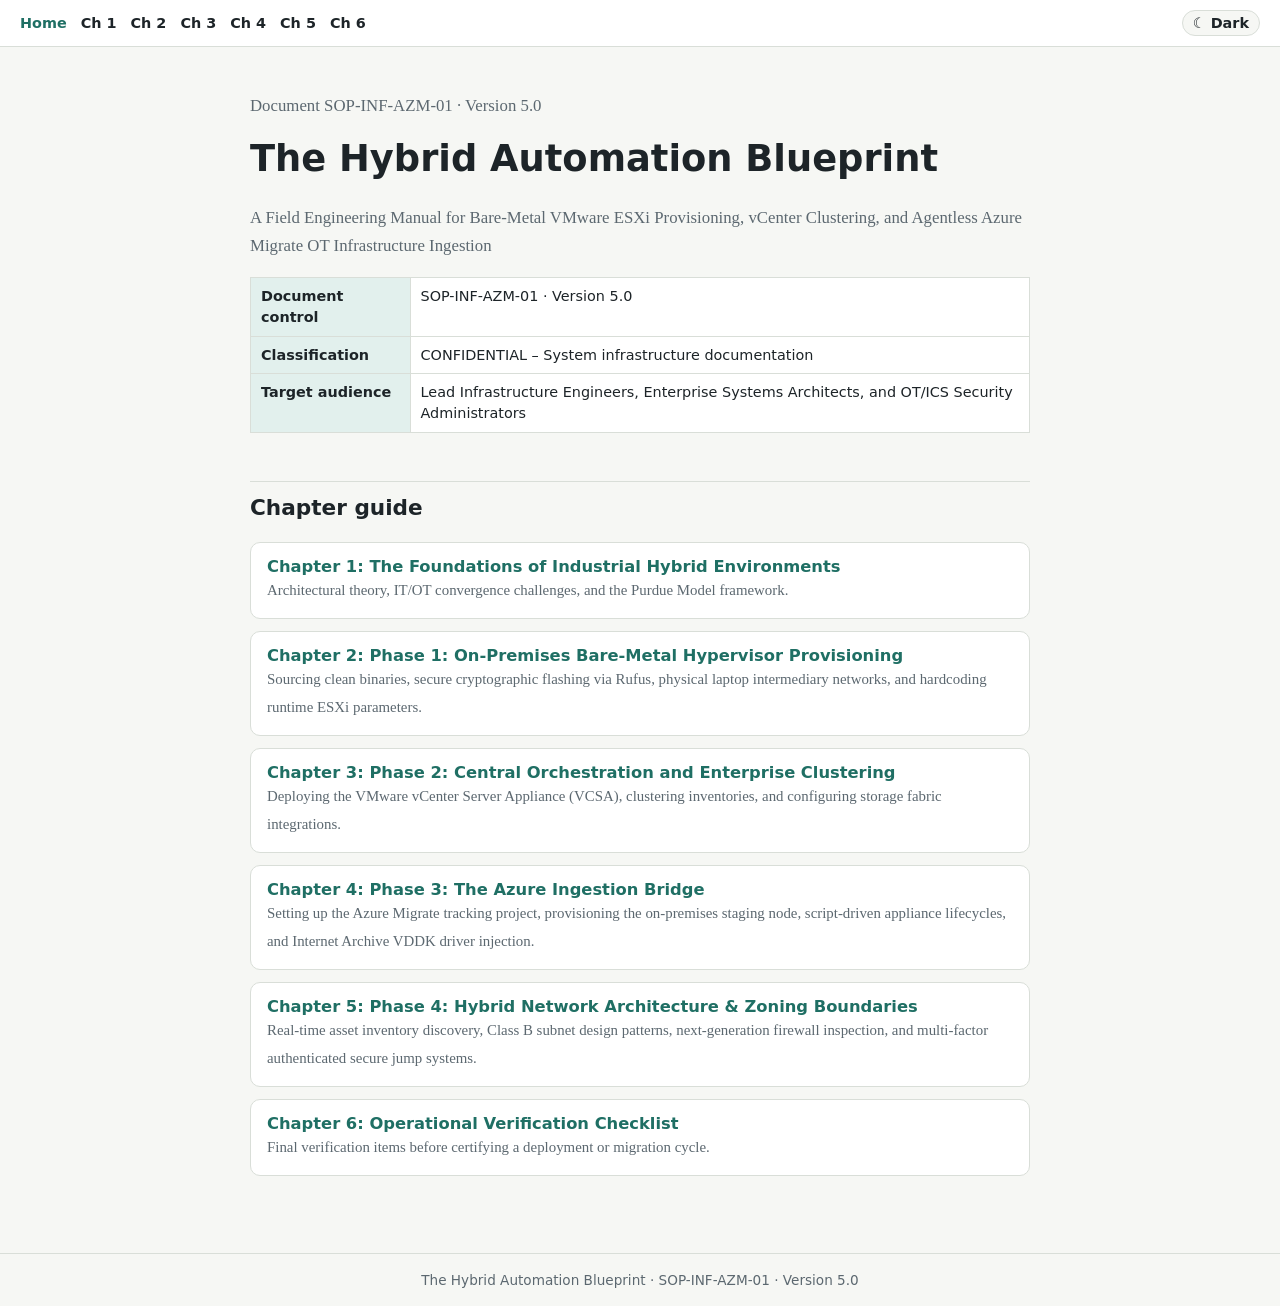
<file: index.html>
<!DOCTYPE html>
<html lang="en"><head><meta charset="utf-8"><meta name="viewport" content="width=device-width, initial-scale=1, viewport-fit=cover"><meta name="robots" content="noindex"><title>Contents | The Hybrid Automation Blueprint</title><link rel="stylesheet" href="style.css"></head><body><nav class="top" aria-label="Book"><a href="index.html" class="cur">Home</a> <a href="chapter-1.html">Ch 1</a> <a href="chapter-2.html">Ch 2</a> <a href="chapter-3.html">Ch 3</a> <a href="chapter-4.html">Ch 4</a> <a href="chapter-5.html">Ch 5</a> <a href="chapter-6.html">Ch 6</a><span class="sp"></span><button id="t" type="button" aria-label="Toggle dark mode">☾ Dark</button></nav><main><p class="sub">Document SOP-INF-AZM-01 · Version 5.0</p><h1>The Hybrid Automation Blueprint</h1>
<p class="sub">A Field Engineering Manual for Bare-Metal VMware ESXi Provisioning, vCenter Clustering, and Agentless Azure Migrate OT Infrastructure Ingestion</p>
<div class="tw"><table><tbody><tr><th>Document control</th><td>SOP-INF-AZM-01 · Version 5.0</td></tr><tr><th>Classification</th><td>CONFIDENTIAL – System infrastructure documentation</td></tr><tr><th>Target audience</th><td>Lead Infrastructure Engineers, Enterprise Systems Architects, and OT/ICS Security Administrators</td></tr></tbody></table></div>
<h2>Chapter guide</h2><div class="cards"><a href="chapter-1.html"><b>Chapter 1: The Foundations of Industrial Hybrid Environments</b><span>Architectural theory, IT/OT convergence challenges, and the Purdue Model framework.</span></a><a href="chapter-2.html"><b>Chapter 2: Phase 1: On-Premises Bare-Metal Hypervisor Provisioning</b><span>Sourcing clean binaries, secure cryptographic flashing via Rufus, physical laptop intermediary networks, and hardcoding runtime ESXi parameters.</span></a><a href="chapter-3.html"><b>Chapter 3: Phase 2: Central Orchestration and Enterprise Clustering</b><span>Deploying the VMware vCenter Server Appliance (VCSA), clustering inventories, and configuring storage fabric integrations.</span></a><a href="chapter-4.html"><b>Chapter 4: Phase 3: The Azure Ingestion Bridge</b><span>Setting up the Azure Migrate tracking project, provisioning the on-premises staging node, script-driven appliance lifecycles, and Internet Archive VDDK driver injection.</span></a><a href="chapter-5.html"><b>Chapter 5: Phase 4: Hybrid Network Architecture &amp; Zoning Boundaries</b><span>Real-time asset inventory discovery, Class B subnet design patterns, next-generation firewall inspection, and multi-factor authenticated secure jump systems.</span></a><a href="chapter-6.html"><b>Chapter 6: Operational Verification Checklist</b><span>Final verification items before certifying a deployment or migration cycle.</span></a></div></main><footer>The Hybrid Automation Blueprint · SOP-INF-AZM-01 · Version 5.0</footer><script>var r=document.documentElement,b=document.getElementById('t');function d(){var t=r.getAttribute('data-theme');return t?t=='dark':matchMedia('(prefers-color-scheme: dark)').matches}function s(){b.textContent=d()?'☀ Light':'☾ Dark'}b.onclick=function(){r.setAttribute('data-theme',d()?'light':'dark');s()};s()</script></body></html>
</file>
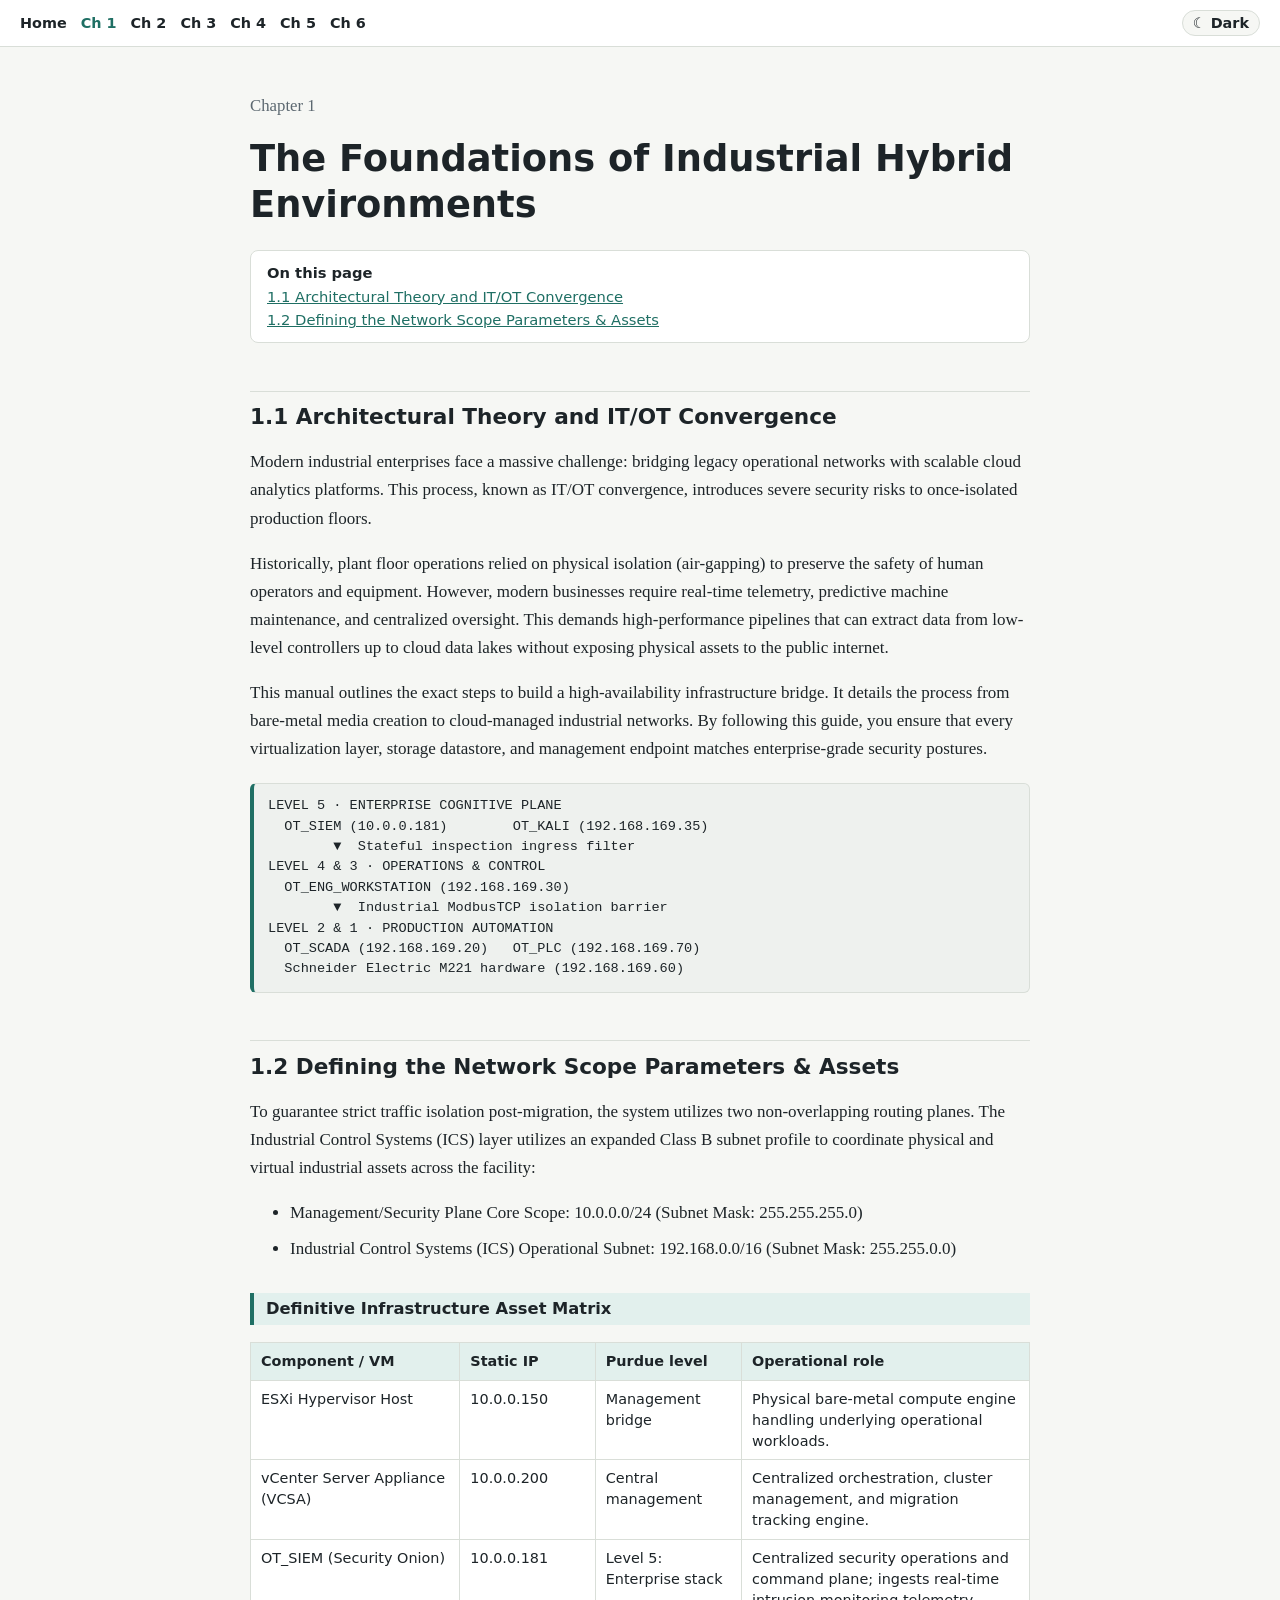
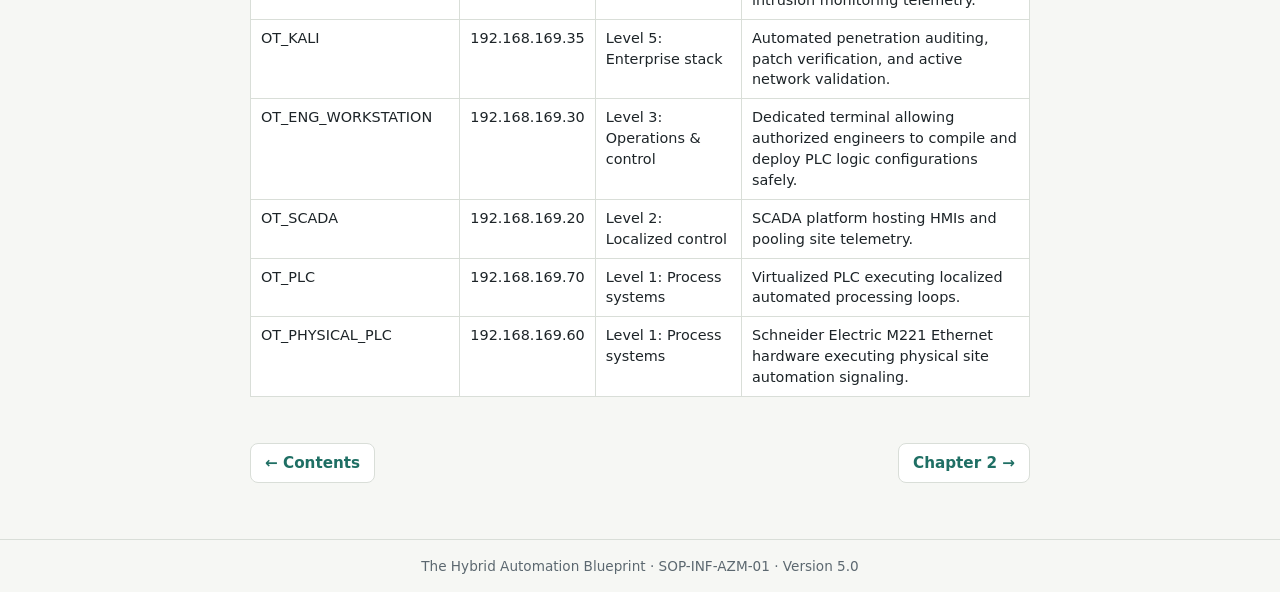
<file: chapter-1.html>
<!DOCTYPE html>
<html lang="en"><head><meta charset="utf-8"><meta name="viewport" content="width=device-width, initial-scale=1, viewport-fit=cover"><meta name="robots" content="noindex"><title>Chapter 1: The Foundations of Industrial Hybrid Environments | The Hybrid Automation Blueprint</title><link rel="stylesheet" href="style.css"></head><body><nav class="top" aria-label="Book"><a href="index.html">Home</a> <a href="chapter-1.html" class="cur">Ch 1</a> <a href="chapter-2.html">Ch 2</a> <a href="chapter-3.html">Ch 3</a> <a href="chapter-4.html">Ch 4</a> <a href="chapter-5.html">Ch 5</a> <a href="chapter-6.html">Ch 6</a><span class="sp"></span><button id="t" type="button" aria-label="Toggle dark mode">☾ Dark</button></nav><main><p class="sub">Chapter 1</p><h1>The Foundations of Industrial Hybrid Environments</h1><div class="toc"><b>On this page</b><br><a href="#sec-1-1">1.1 Architectural Theory and IT/OT Convergence</a><br><a href="#sec-1-2">1.2 Defining the Network Scope Parameters &amp; Assets</a></div><h2 id="sec-1-1">1.1 Architectural Theory and IT/OT Convergence</h2>
<p>Modern industrial enterprises face a massive challenge: bridging legacy operational networks with scalable cloud analytics platforms. This process, known as IT/OT convergence, introduces severe security risks to once-isolated production floors.</p>
<p>Historically, plant floor operations relied on physical isolation (air-gapping) to preserve the safety of human operators and equipment. However, modern businesses require real-time telemetry, predictive machine maintenance, and centralized oversight. This demands high-performance pipelines that can extract data from low-level controllers up to cloud data lakes without exposing physical assets to the public internet.</p>
<p>This manual outlines the exact steps to build a high-availability infrastructure bridge. It details the process from bare-metal media creation to cloud-managed industrial networks. By following this guide, you ensure that every virtualization layer, storage datastore, and management endpoint matches enterprise-grade security postures.</p>
<figure><pre class="fig">LEVEL 5 · ENTERPRISE COGNITIVE PLANE
  OT_SIEM (10.0.0.181)        OT_KALI (192.168.169.35)
        ▼  Stateful inspection ingress filter
LEVEL 4 &amp; 3 · OPERATIONS &amp; CONTROL
  OT_ENG_WORKSTATION (192.168.169.30)
        ▼  Industrial ModbusTCP isolation barrier
LEVEL 2 &amp; 1 · PRODUCTION AUTOMATION
  OT_SCADA (192.168.169.20)   OT_PLC (192.168.169.70)
  Schneider Electric M221 hardware (192.168.169.60)</pre></figure>
<h2 id="sec-1-2">1.2 Defining the Network Scope Parameters &amp; Assets</h2>
<p>To guarantee strict traffic isolation post-migration, the system utilizes two non-overlapping routing planes. The Industrial Control Systems (ICS) layer utilizes an expanded Class B subnet profile to coordinate physical and virtual industrial assets across the facility:</p>
<ul><li>Management/Security Plane Core Scope: 10.0.0.0/24 (Subnet Mask: 255.255.255.0)</li><li>Industrial Control Systems (ICS) Operational Subnet: 192.168.0.0/16 (Subnet Mask: 255.255.0.0)</li></ul>
<h3>Definitive Infrastructure Asset Matrix</h3>
<div class="tw"><table><thead><tr><th>Component / VM</th><th>Static IP</th><th>Purdue level</th><th>Operational role</th></tr></thead><tbody><tr><td>ESXi Hypervisor Host</td><td>10.0.0.150</td><td>Management bridge</td><td>Physical bare-metal compute engine handling underlying operational workloads.</td></tr><tr><td>vCenter Server Appliance (VCSA)</td><td>10.0.0.200</td><td>Central management</td><td>Centralized orchestration, cluster management, and migration tracking engine.</td></tr><tr><td>OT_SIEM (Security Onion)</td><td>10.0.0.181</td><td>Level 5: Enterprise stack</td><td>Centralized security operations and command plane; ingests real-time intrusion monitoring telemetry.</td></tr><tr><td>OT_KALI</td><td>192.168.169.35</td><td>Level 5: Enterprise stack</td><td>Automated penetration auditing, patch verification, and active network validation.</td></tr><tr><td>OT_ENG_WORKSTATION</td><td>192.168.169.30</td><td>Level 3: Operations &amp; control</td><td>Dedicated terminal allowing authorized engineers to compile and deploy PLC logic configurations safely.</td></tr><tr><td>OT_SCADA</td><td>192.168.169.20</td><td>Level 2: Localized control</td><td>SCADA platform hosting HMIs and pooling site telemetry.</td></tr><tr><td>OT_PLC</td><td>192.168.169.70</td><td>Level 1: Process systems</td><td>Virtualized PLC executing localized automated processing loops.</td></tr><tr><td>OT_PHYSICAL_PLC</td><td>192.168.169.60</td><td>Level 1: Process systems</td><td>Schneider Electric M221 Ethernet hardware executing physical site automation signaling.</td></tr></tbody></table></div><div class="pager"><a href="index.html">← Contents</a><a href="chapter-2.html">Chapter 2 →</a></div></main><footer>The Hybrid Automation Blueprint · SOP-INF-AZM-01 · Version 5.0</footer><script>var r=document.documentElement,b=document.getElementById('t');function d(){var t=r.getAttribute('data-theme');return t?t=='dark':matchMedia('(prefers-color-scheme: dark)').matches}function s(){b.textContent=d()?'☀ Light':'☾ Dark'}b.onclick=function(){r.setAttribute('data-theme',d()?'light':'dark');s()};s()</script></body></html>
</file>
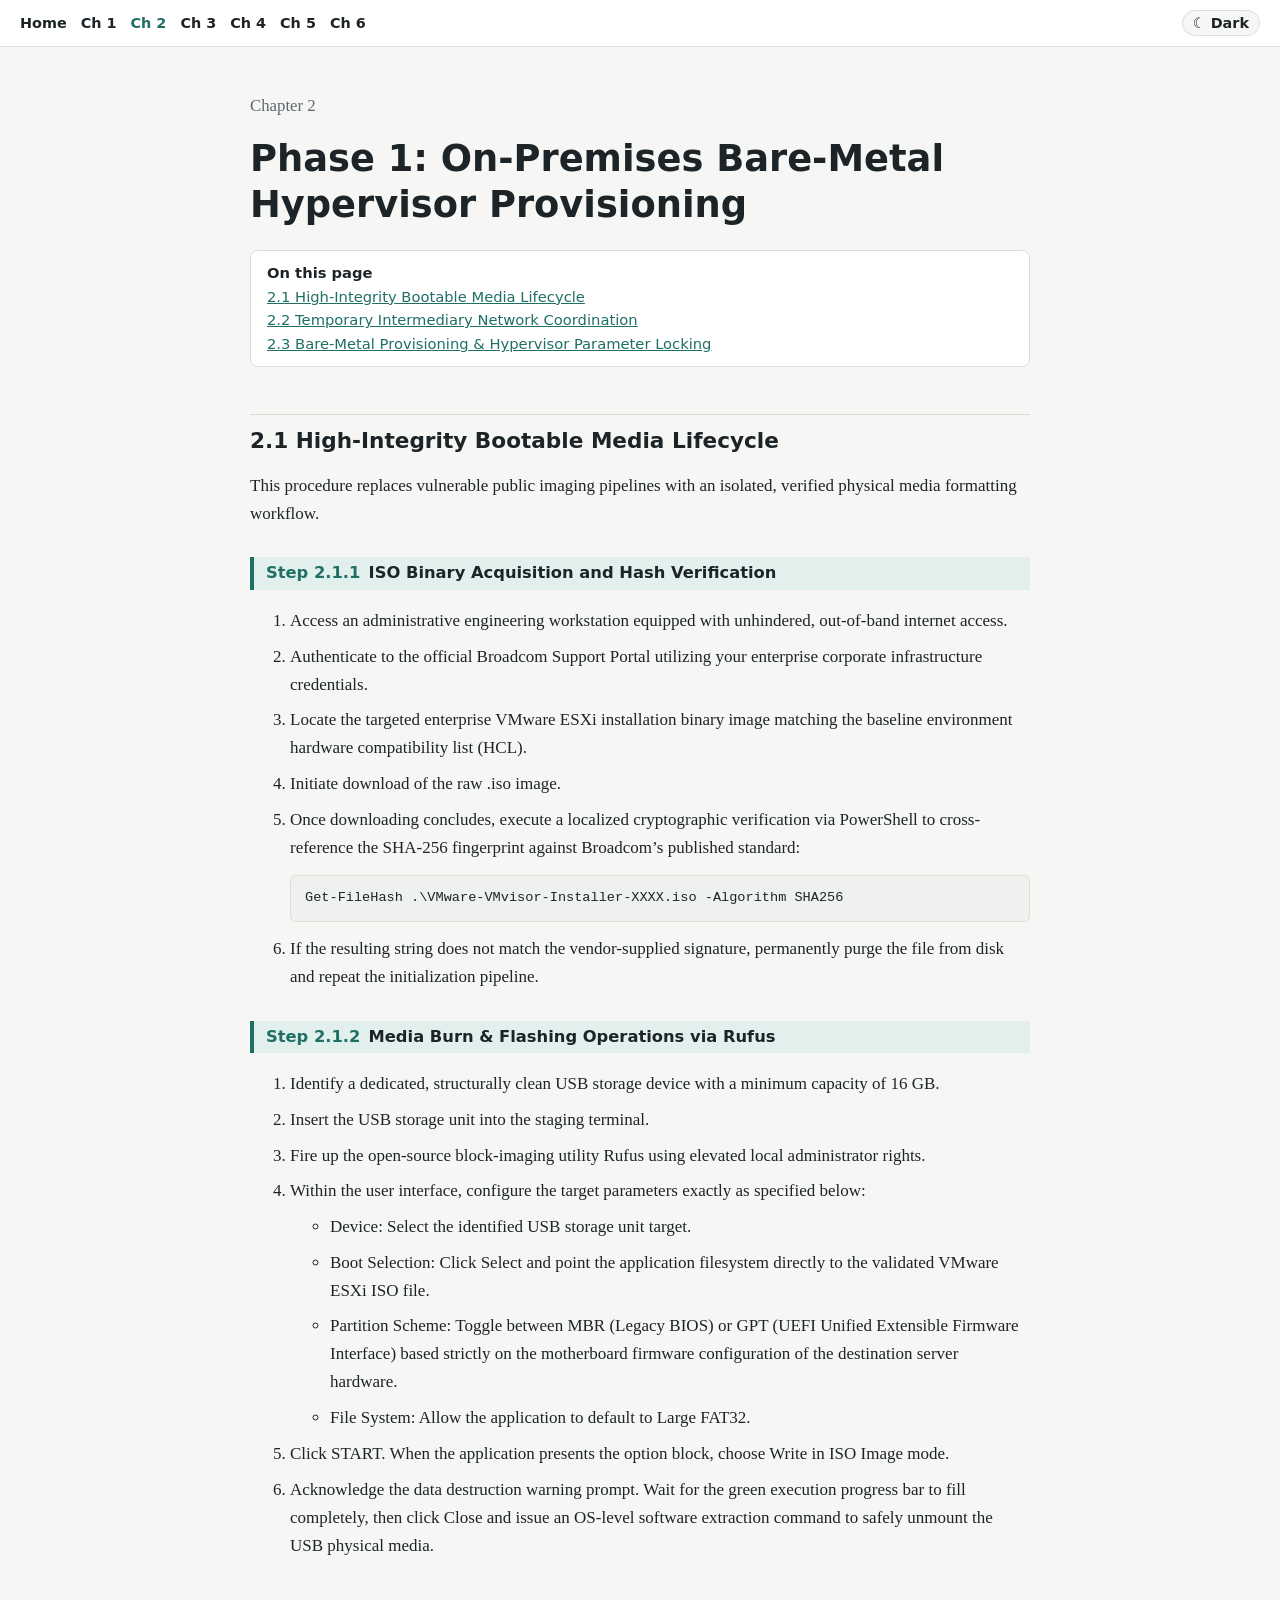
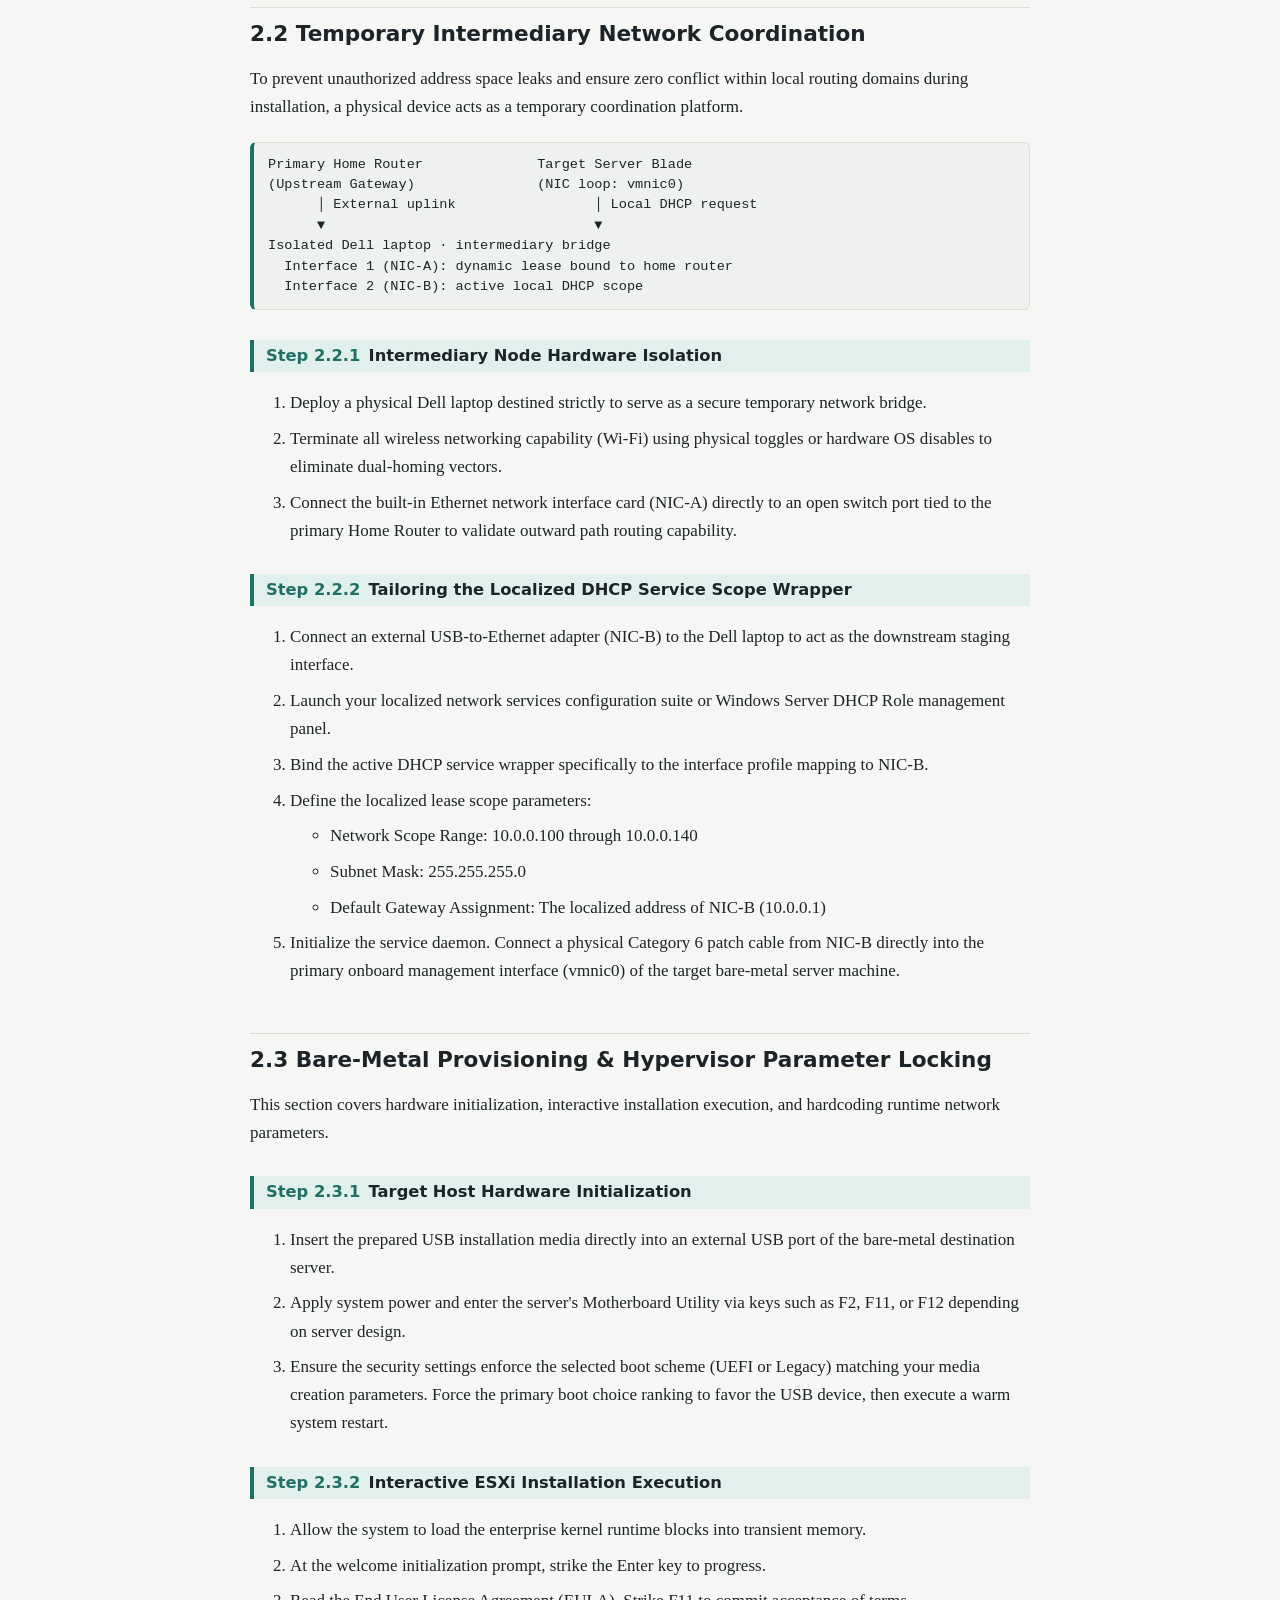
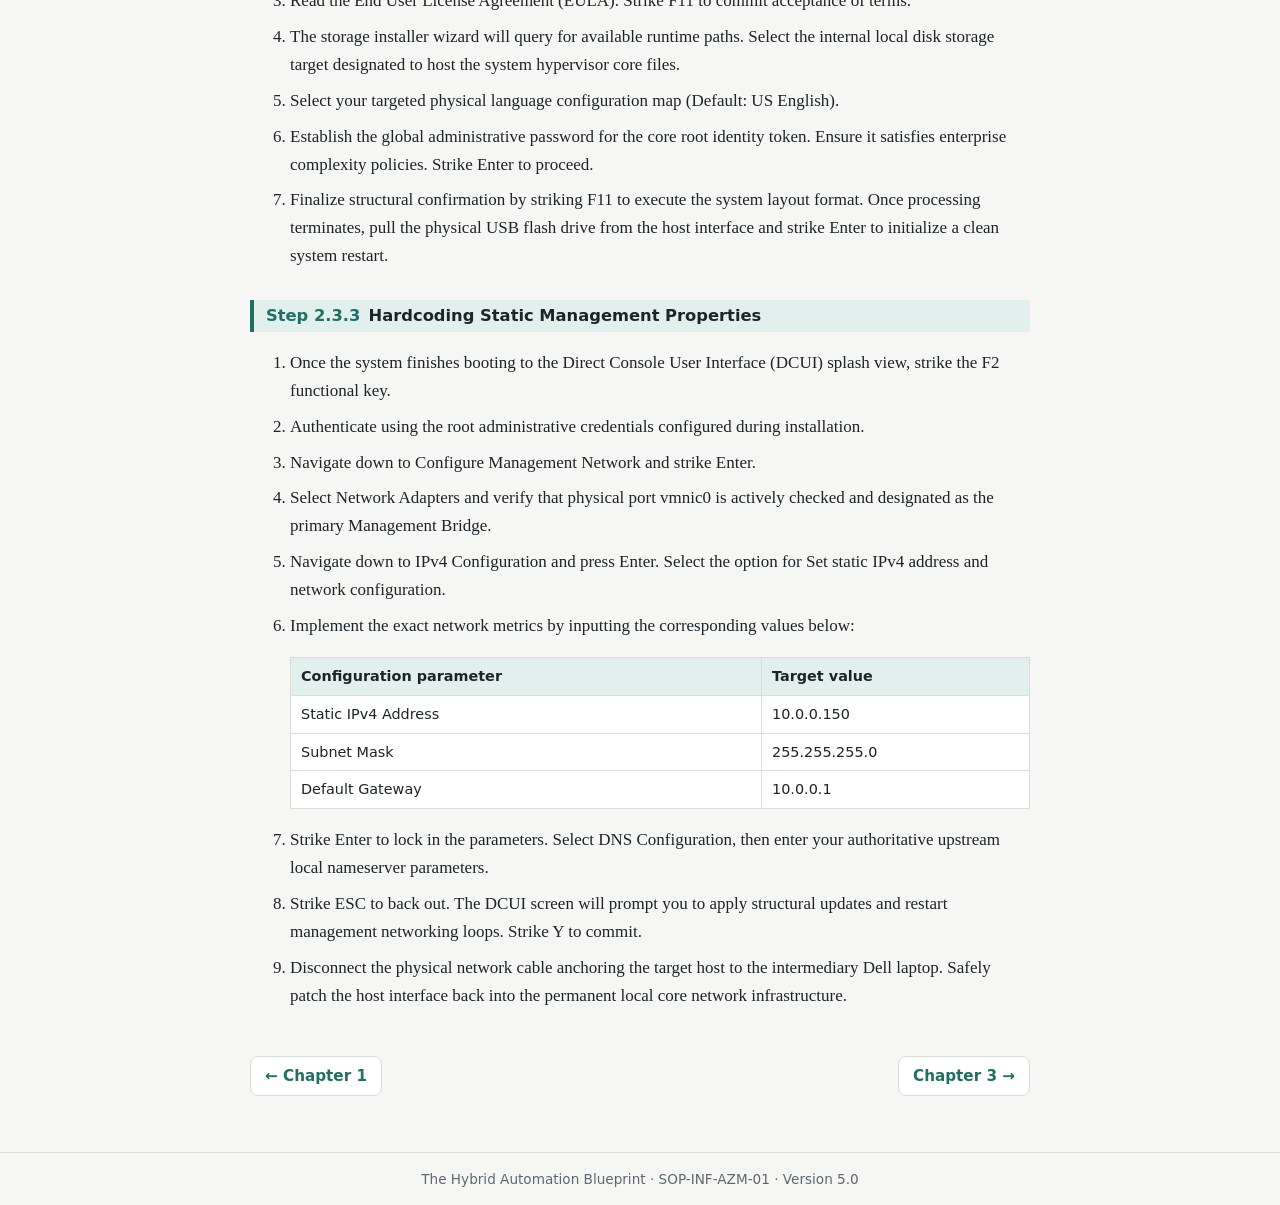
<file: chapter-2.html>
<!DOCTYPE html>
<html lang="en"><head><meta charset="utf-8"><meta name="viewport" content="width=device-width, initial-scale=1, viewport-fit=cover"><meta name="robots" content="noindex"><title>Chapter 2: Phase 1: On-Premises Bare-Metal Hypervisor Provisioning | The Hybrid Automation Blueprint</title><link rel="stylesheet" href="style.css"></head><body><nav class="top" aria-label="Book"><a href="index.html">Home</a> <a href="chapter-1.html">Ch 1</a> <a href="chapter-2.html" class="cur">Ch 2</a> <a href="chapter-3.html">Ch 3</a> <a href="chapter-4.html">Ch 4</a> <a href="chapter-5.html">Ch 5</a> <a href="chapter-6.html">Ch 6</a><span class="sp"></span><button id="t" type="button" aria-label="Toggle dark mode">☾ Dark</button></nav><main><p class="sub">Chapter 2</p><h1>Phase 1: On-Premises Bare-Metal Hypervisor Provisioning</h1><div class="toc"><b>On this page</b><br><a href="#sec-2-1">2.1 High-Integrity Bootable Media Lifecycle</a><br><a href="#sec-2-2">2.2 Temporary Intermediary Network Coordination</a><br><a href="#sec-2-3">2.3 Bare-Metal Provisioning &amp; Hypervisor Parameter Locking</a></div><h2 id="sec-2-1">2.1 High-Integrity Bootable Media Lifecycle</h2>
<p>This procedure replaces vulnerable public imaging pipelines with an isolated, verified physical media formatting workflow.</p>
<h3 id="sec-2-1-1"><span>Step 2.1.1</span>ISO Binary Acquisition and Hash Verification</h3>
<ol><li value="1">Access an administrative engineering workstation equipped with unhindered, out-of-band internet access.</li><li value="2">Authenticate to the official Broadcom Support Portal utilizing your enterprise corporate infrastructure credentials.</li><li value="3">Locate the targeted enterprise VMware ESXi installation binary image matching the baseline environment hardware compatibility list (HCL).</li><li value="4">Initiate download of the raw .iso image.</li><li value="5">Once downloading concludes, execute a localized cryptographic verification via PowerShell to cross-reference the SHA-256 fingerprint against Broadcom’s published standard:<pre>Get-FileHash .\VMware-VMvisor-Installer-XXXX.iso -Algorithm SHA256</pre></li><li value="6">If the resulting string does not match the vendor-supplied signature, permanently purge the file from disk and repeat the initialization pipeline.</li></ol>
<h3 id="sec-2-1-2"><span>Step 2.1.2</span>Media Burn &amp; Flashing Operations via Rufus</h3>
<ol><li value="1">Identify a dedicated, structurally clean USB storage device with a minimum capacity of 16 GB.</li><li value="2">Insert the USB storage unit into the staging terminal.</li><li value="3">Fire up the open-source block-imaging utility Rufus using elevated local administrator rights.</li><li value="4">Within the user interface, configure the target parameters exactly as specified below:<ul><li>Device: Select the identified USB storage unit target.</li><li>Boot Selection: Click Select and point the application filesystem directly to the validated VMware ESXi ISO file.</li><li>Partition Scheme: Toggle between MBR (Legacy BIOS) or GPT (UEFI Unified Extensible Firmware Interface) based strictly on the motherboard firmware configuration of the destination server hardware.</li><li>File System: Allow the application to default to Large FAT32.</li></ul></li><li value="5">Click START. When the application presents the option block, choose Write in ISO Image mode.</li><li value="6">Acknowledge the data destruction warning prompt. Wait for the green execution progress bar to fill completely, then click Close and issue an OS-level software extraction command to safely unmount the USB physical media.</li></ol>
<h2 id="sec-2-2">2.2 Temporary Intermediary Network Coordination</h2>
<p>To prevent unauthorized address space leaks and ensure zero conflict within local routing domains during installation, a physical device acts as a temporary coordination platform.</p>
<figure><pre class="fig">Primary Home Router              Target Server Blade
(Upstream Gateway)               (NIC loop: vmnic0)
      │ External uplink                 │ Local DHCP request
      ▼                                 ▼
Isolated Dell laptop · intermediary bridge
  Interface 1 (NIC-A): dynamic lease bound to home router
  Interface 2 (NIC-B): active local DHCP scope</pre></figure>
<h3 id="sec-2-2-1"><span>Step 2.2.1</span>Intermediary Node Hardware Isolation</h3>
<ol><li value="1">Deploy a physical Dell laptop destined strictly to serve as a secure temporary network bridge.</li><li value="2">Terminate all wireless networking capability (Wi-Fi) using physical toggles or hardware OS disables to eliminate dual-homing vectors.</li><li value="3">Connect the built-in Ethernet network interface card (NIC-A) directly to an open switch port tied to the primary Home Router to validate outward path routing capability.</li></ol>
<h3 id="sec-2-2-2"><span>Step 2.2.2</span>Tailoring the Localized DHCP Service Scope Wrapper</h3>
<ol><li value="1">Connect an external USB-to-Ethernet adapter (NIC-B) to the Dell laptop to act as the downstream staging interface.</li><li value="2">Launch your localized network services configuration suite or Windows Server DHCP Role management panel.</li><li value="3">Bind the active DHCP service wrapper specifically to the interface profile mapping to NIC-B.</li><li value="4">Define the localized lease scope parameters:<ul><li>Network Scope Range: 10.0.0.100 through 10.0.0.140</li><li>Subnet Mask: 255.255.255.0</li><li>Default Gateway Assignment: The localized address of NIC-B (10.0.0.1)</li></ul></li><li value="5">Initialize the service daemon. Connect a physical Category 6 patch cable from NIC-B directly into the primary onboard management interface (vmnic0) of the target bare-metal server machine.</li></ol>
<h2 id="sec-2-3">2.3 Bare-Metal Provisioning &amp; Hypervisor Parameter Locking</h2>
<p>This section covers hardware initialization, interactive installation execution, and hardcoding runtime network parameters.</p>
<h3 id="sec-2-3-1"><span>Step 2.3.1</span>Target Host Hardware Initialization</h3>
<ol><li value="1">Insert the prepared USB installation media directly into an external USB port of the bare-metal destination server.</li><li value="2">Apply system power and enter the server&#x27;s Motherboard Utility via keys such as F2, F11, or F12 depending on server design.</li><li value="3">Ensure the security settings enforce the selected boot scheme (UEFI or Legacy) matching your media creation parameters. Force the primary boot choice ranking to favor the USB device, then execute a warm system restart.</li></ol>
<h3 id="sec-2-3-2"><span>Step 2.3.2</span>Interactive ESXi Installation Execution</h3>
<ol><li value="1">Allow the system to load the enterprise kernel runtime blocks into transient memory.</li><li value="2">At the welcome initialization prompt, strike the Enter key to progress.</li><li value="3">Read the End User License Agreement (EULA). Strike F11 to commit acceptance of terms.</li><li value="4">The storage installer wizard will query for available runtime paths. Select the internal local disk storage target designated to host the system hypervisor core files.</li><li value="5">Select your targeted physical language configuration map (Default: US English).</li><li value="6">Establish the global administrative password for the core root identity token. Ensure it satisfies enterprise complexity policies. Strike Enter to proceed.</li><li value="7">Finalize structural confirmation by striking F11 to execute the system layout format. Once processing terminates, pull the physical USB flash drive from the host interface and strike Enter to initialize a clean system restart.</li></ol>
<h3 id="sec-2-3-3"><span>Step 2.3.3</span>Hardcoding Static Management Properties</h3>
<ol><li value="1">Once the system finishes booting to the Direct Console User Interface (DCUI) splash view, strike the F2 functional key.</li><li value="2">Authenticate using the root administrative credentials configured during installation.</li><li value="3">Navigate down to Configure Management Network and strike Enter.</li><li value="4">Select Network Adapters and verify that physical port vmnic0 is actively checked and designated as the primary Management Bridge.</li><li value="5">Navigate down to IPv4 Configuration and press Enter. Select the option for Set static IPv4 address and network configuration.</li><li value="6">Implement the exact network metrics by inputting the corresponding values below:<div class="tw"><table><thead><tr><th>Configuration parameter</th><th>Target value</th></tr></thead><tbody><tr><td>Static IPv4 Address</td><td>10.0.0.150</td></tr><tr><td>Subnet Mask</td><td>255.255.255.0</td></tr><tr><td>Default Gateway</td><td>10.0.0.1</td></tr></tbody></table></div></li><li value="7">Strike Enter to lock in the parameters. Select DNS Configuration, then enter your authoritative upstream local nameserver parameters.</li><li value="8">Strike ESC to back out. The DCUI screen will prompt you to apply structural updates and restart management networking loops. Strike Y to commit.</li><li value="9">Disconnect the physical network cable anchoring the target host to the intermediary Dell laptop. Safely patch the host interface back into the permanent local core network infrastructure.</li></ol><div class="pager"><a href="chapter-1.html">← Chapter 1</a><a href="chapter-3.html">Chapter 3 →</a></div></main><footer>The Hybrid Automation Blueprint · SOP-INF-AZM-01 · Version 5.0</footer><script>var r=document.documentElement,b=document.getElementById('t');function d(){var t=r.getAttribute('data-theme');return t?t=='dark':matchMedia('(prefers-color-scheme: dark)').matches}function s(){b.textContent=d()?'☀ Light':'☾ Dark'}b.onclick=function(){r.setAttribute('data-theme',d()?'light':'dark');s()};s()</script></body></html>
</file>
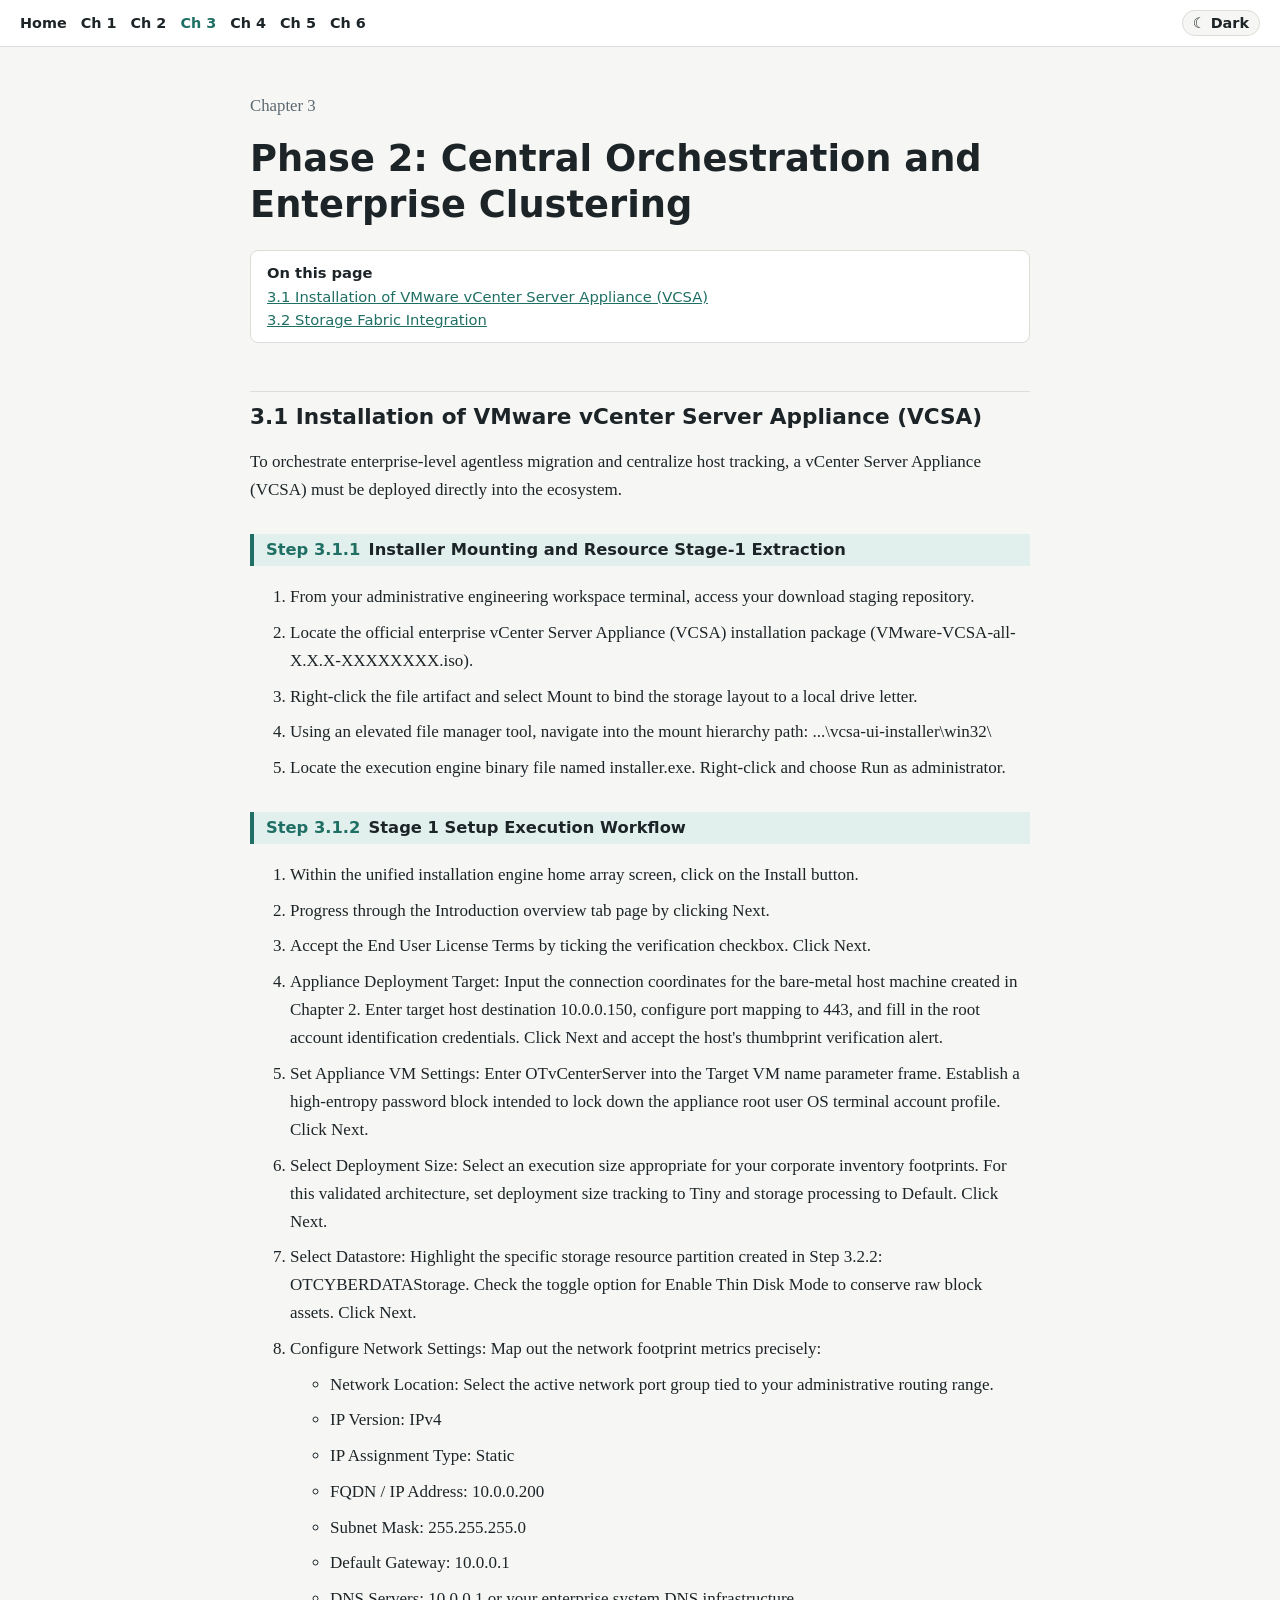
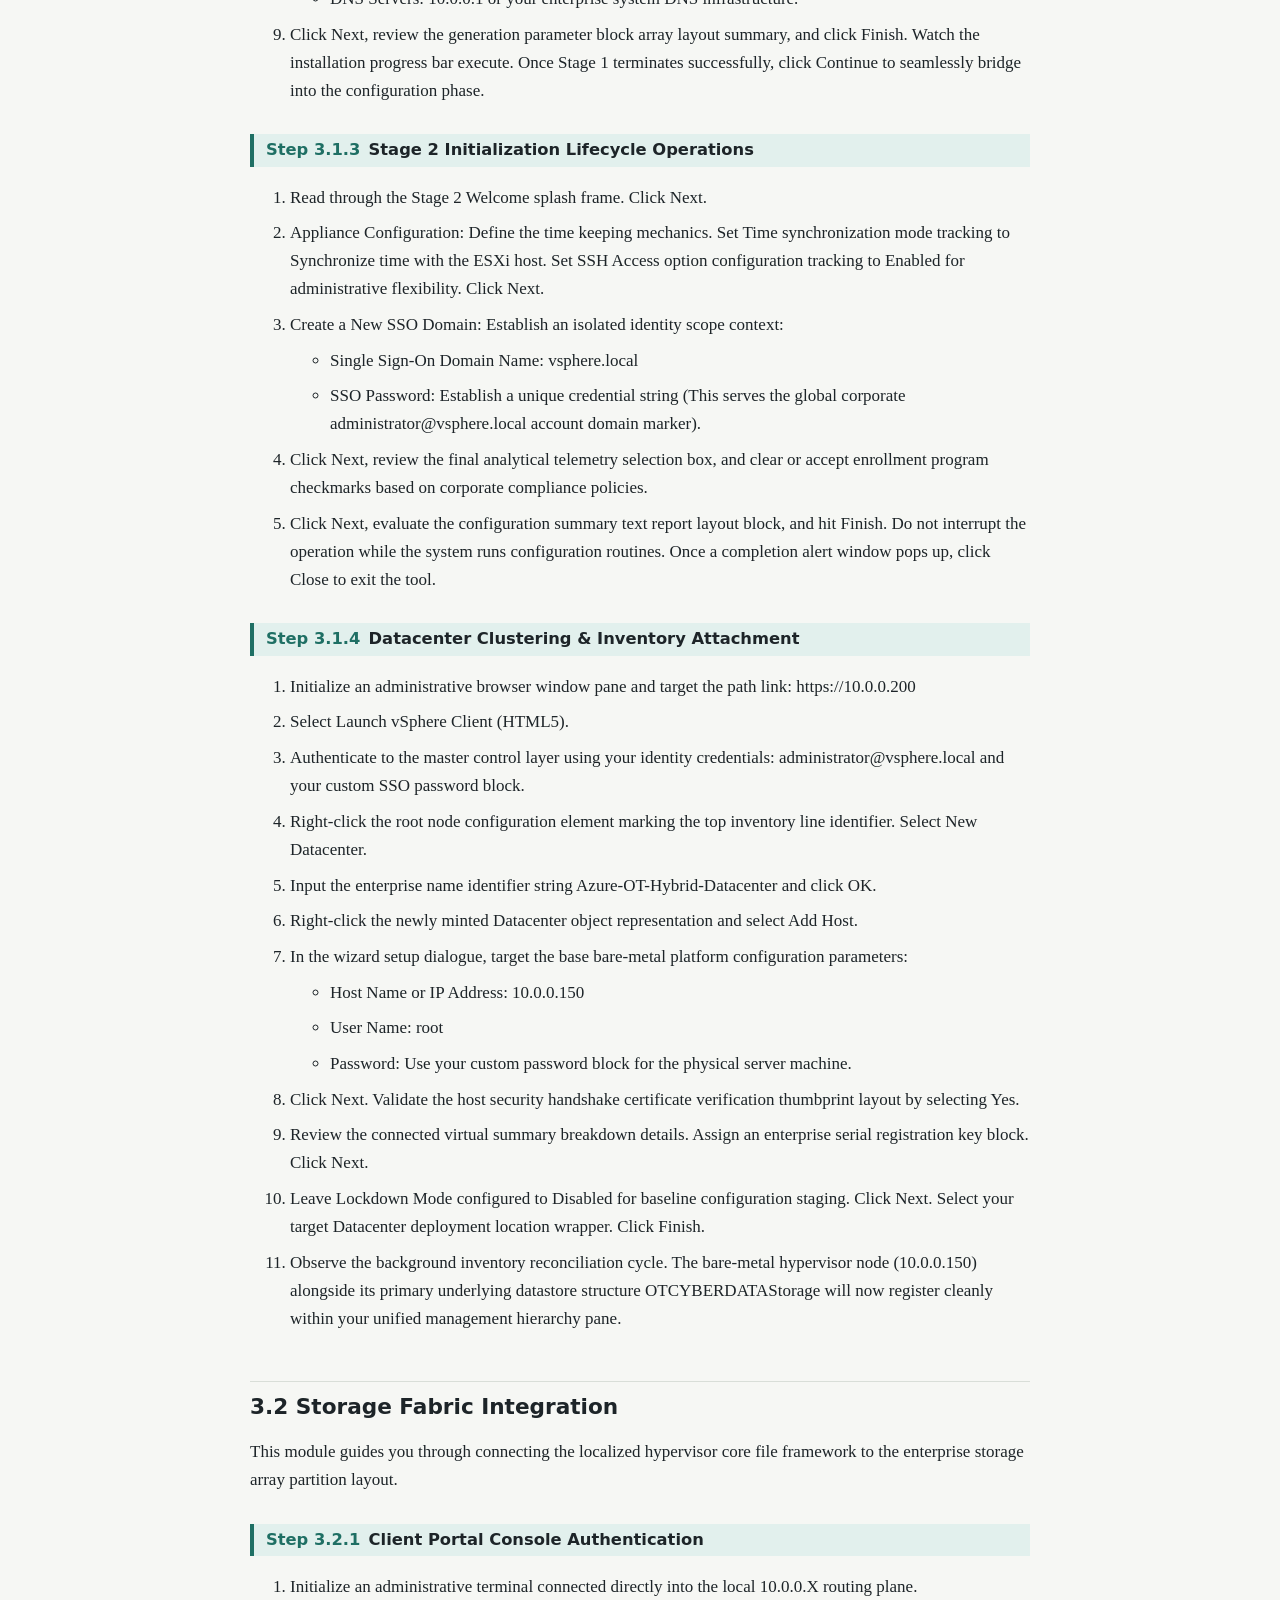
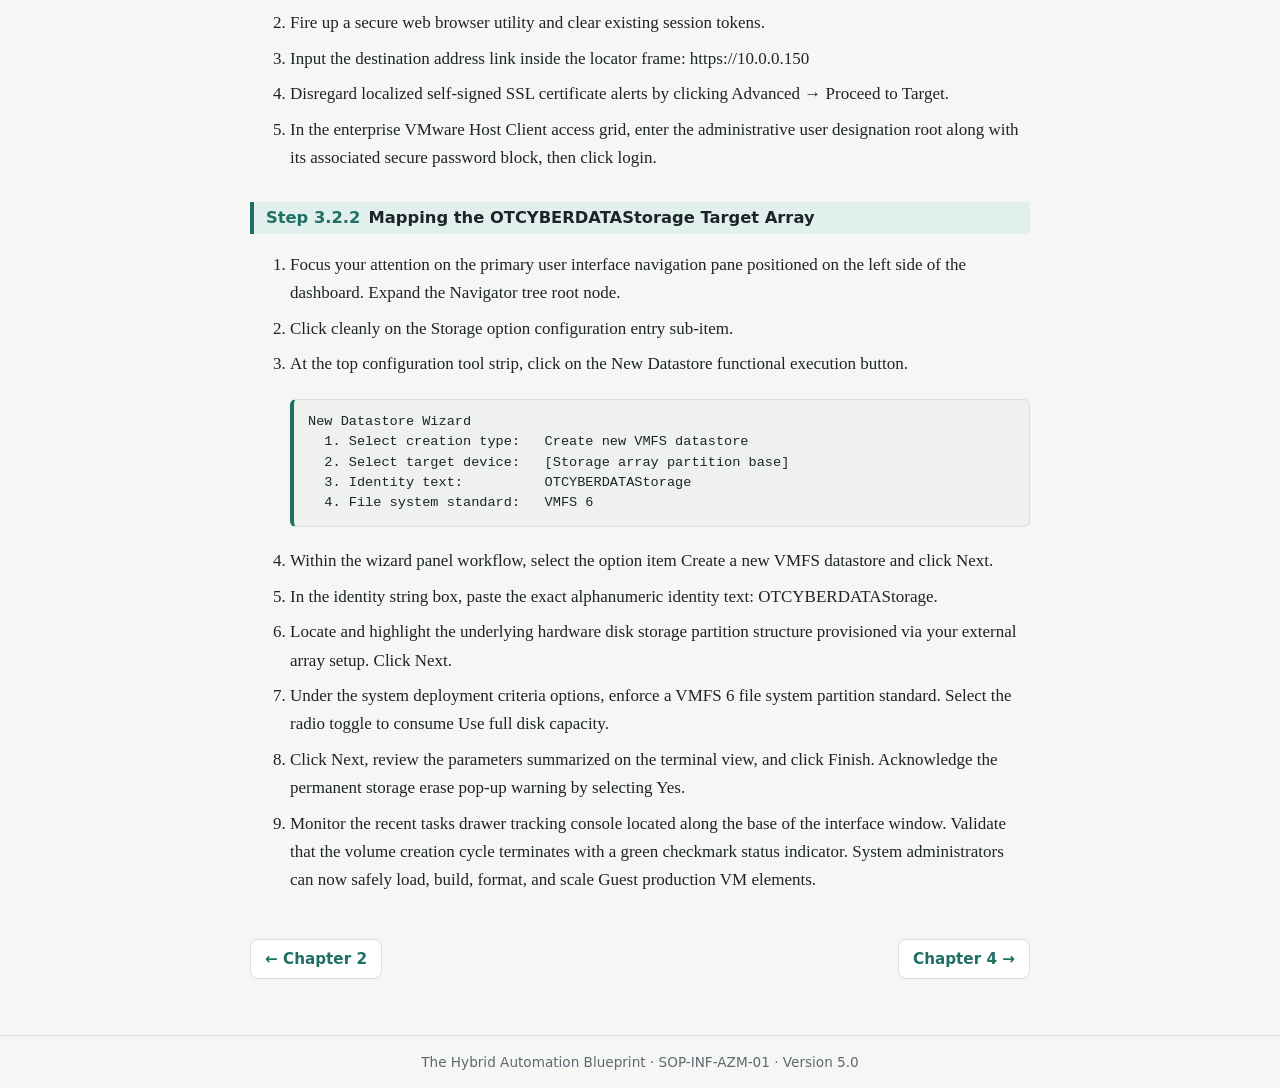
<file: chapter-3.html>
<!DOCTYPE html>
<html lang="en"><head><meta charset="utf-8"><meta name="viewport" content="width=device-width, initial-scale=1, viewport-fit=cover"><meta name="robots" content="noindex"><title>Chapter 3: Phase 2: Central Orchestration and Enterprise Clustering | The Hybrid Automation Blueprint</title><link rel="stylesheet" href="style.css"></head><body><nav class="top" aria-label="Book"><a href="index.html">Home</a> <a href="chapter-1.html">Ch 1</a> <a href="chapter-2.html">Ch 2</a> <a href="chapter-3.html" class="cur">Ch 3</a> <a href="chapter-4.html">Ch 4</a> <a href="chapter-5.html">Ch 5</a> <a href="chapter-6.html">Ch 6</a><span class="sp"></span><button id="t" type="button" aria-label="Toggle dark mode">☾ Dark</button></nav><main><p class="sub">Chapter 3</p><h1>Phase 2: Central Orchestration and Enterprise Clustering</h1><div class="toc"><b>On this page</b><br><a href="#sec-3-1">3.1 Installation of VMware vCenter Server Appliance (VCSA)</a><br><a href="#sec-3-2">3.2 Storage Fabric Integration</a></div><h2 id="sec-3-1">3.1 Installation of VMware vCenter Server Appliance (VCSA)</h2>
<p>To orchestrate enterprise-level agentless migration and centralize host tracking, a vCenter Server Appliance (VCSA) must be deployed directly into the ecosystem.</p>
<h3 id="sec-3-1-1"><span>Step 3.1.1</span>Installer Mounting and Resource Stage-1 Extraction</h3>
<ol><li value="1">From your administrative engineering workspace terminal, access your download staging repository.</li><li value="2">Locate the official enterprise vCenter Server Appliance (VCSA) installation package (VMware-VCSA-all-X.X.X-XXXXXXXX.iso).</li><li value="3">Right-click the file artifact and select Mount to bind the storage layout to a local drive letter.</li><li value="4">Using an elevated file manager tool, navigate into the mount hierarchy path: ...\vcsa-ui-installer\win32\</li><li value="5">Locate the execution engine binary file named installer.exe. Right-click and choose Run as administrator.</li></ol>
<h3 id="sec-3-1-2"><span>Step 3.1.2</span>Stage 1 Setup Execution Workflow</h3>
<ol><li value="1">Within the unified installation engine home array screen, click on the Install button.</li><li value="2">Progress through the Introduction overview tab page by clicking Next.</li><li value="3">Accept the End User License Terms by ticking the verification checkbox. Click Next.</li><li value="4">Appliance Deployment Target: Input the connection coordinates for the bare-metal host machine created in Chapter 2. Enter target host destination 10.0.0.150, configure port mapping to 443, and fill in the root account identification credentials. Click Next and accept the host&#x27;s thumbprint verification alert.</li><li value="5">Set Appliance VM Settings: Enter OTvCenterServer into the Target VM name parameter frame. Establish a high-entropy password block intended to lock down the appliance root user OS terminal account profile. Click Next.</li><li value="6">Select Deployment Size: Select an execution size appropriate for your corporate inventory footprints. For this validated architecture, set deployment size tracking to Tiny and storage processing to Default. Click Next.</li><li value="7">Select Datastore: Highlight the specific storage resource partition created in Step 3.2.2: OTCYBERDATAStorage. Check the toggle option for Enable Thin Disk Mode to conserve raw block assets. Click Next.</li><li value="8">Configure Network Settings: Map out the network footprint metrics precisely:<ul><li>Network Location: Select the active network port group tied to your administrative routing range.</li><li>IP Version: IPv4</li><li>IP Assignment Type: Static</li><li>FQDN / IP Address: 10.0.0.200</li><li>Subnet Mask: 255.255.255.0</li><li>Default Gateway: 10.0.0.1</li><li>DNS Servers: 10.0.0.1 or your enterprise system DNS infrastructure.</li></ul></li><li value="9">Click Next, review the generation parameter block array layout summary, and click Finish. Watch the installation progress bar execute. Once Stage 1 terminates successfully, click Continue to seamlessly bridge into the configuration phase.</li></ol>
<h3 id="sec-3-1-3"><span>Step 3.1.3</span>Stage 2 Initialization Lifecycle Operations</h3>
<ol><li value="1">Read through the Stage 2 Welcome splash frame. Click Next.</li><li value="2">Appliance Configuration: Define the time keeping mechanics. Set Time synchronization mode tracking to Synchronize time with the ESXi host. Set SSH Access option configuration tracking to Enabled for administrative flexibility. Click Next.</li><li value="3">Create a New SSO Domain: Establish an isolated identity scope context:<ul><li>Single Sign-On Domain Name: vsphere.local</li><li>SSO Password: Establish a unique credential string (This serves the global corporate administrator@vsphere.local account domain marker).</li></ul></li><li value="4">Click Next, review the final analytical telemetry selection box, and clear or accept enrollment program checkmarks based on corporate compliance policies.</li><li value="5">Click Next, evaluate the configuration summary text report layout block, and hit Finish. Do not interrupt the operation while the system runs configuration routines. Once a completion alert window pops up, click Close to exit the tool.</li></ol>
<h3 id="sec-3-1-4"><span>Step 3.1.4</span>Datacenter Clustering &amp; Inventory Attachment</h3>
<ol><li value="1">Initialize an administrative browser window pane and target the path link: https://10.0.0.200</li><li value="2">Select Launch vSphere Client (HTML5).</li><li value="3">Authenticate to the master control layer using your identity credentials: administrator@vsphere.local and your custom SSO password block.</li><li value="4">Right-click the root node configuration element marking the top inventory line identifier. Select New Datacenter.</li><li value="5">Input the enterprise name identifier string Azure-OT-Hybrid-Datacenter and click OK.</li><li value="6">Right-click the newly minted Datacenter object representation and select Add Host.</li><li value="7">In the wizard setup dialogue, target the base bare-metal platform configuration parameters:<ul><li>Host Name or IP Address: 10.0.0.150</li><li>User Name: root</li><li>Password: Use your custom password block for the physical server machine.</li></ul></li><li value="8">Click Next. Validate the host security handshake certificate verification thumbprint layout by selecting Yes.</li><li value="9">Review the connected virtual summary breakdown details. Assign an enterprise serial registration key block. Click Next.</li><li value="10">Leave Lockdown Mode configured to Disabled for baseline configuration staging. Click Next. Select your target Datacenter deployment location wrapper. Click Finish.</li><li value="11">Observe the background inventory reconciliation cycle. The bare-metal hypervisor node (10.0.0.150) alongside its primary underlying datastore structure OTCYBERDATAStorage will now register cleanly within your unified management hierarchy pane.</li></ol>
<h2 id="sec-3-2">3.2 Storage Fabric Integration</h2>
<p>This module guides you through connecting the localized hypervisor core file framework to the enterprise storage array partition layout.</p>
<h3 id="sec-3-2-1"><span>Step 3.2.1</span>Client Portal Console Authentication</h3>
<ol><li value="1">Initialize an administrative terminal connected directly into the local 10.0.0.X routing plane.</li><li value="2">Fire up a secure web browser utility and clear existing session tokens.</li><li value="3">Input the destination address link inside the locator frame: https://10.0.0.150</li><li value="4">Disregard localized self-signed SSL certificate alerts by clicking Advanced → Proceed to Target.</li><li value="5">In the enterprise VMware Host Client access grid, enter the administrative user designation root along with its associated secure password block, then click login.</li></ol>
<h3 id="sec-3-2-2"><span>Step 3.2.2</span>Mapping the OTCYBERDATAStorage Target Array</h3>
<ol><li value="1">Focus your attention on the primary user interface navigation pane positioned on the left side of the dashboard. Expand the Navigator tree root node.</li><li value="2">Click cleanly on the Storage option configuration entry sub-item.</li><li value="3">At the top configuration tool strip, click on the New Datastore functional execution button.<figure><pre class="fig">New Datastore Wizard
  1. Select creation type:   Create new VMFS datastore
  2. Select target device:   [Storage array partition base]
  3. Identity text:          OTCYBERDATAStorage
  4. File system standard:   VMFS 6</pre></figure></li><li value="4">Within the wizard panel workflow, select the option item Create a new VMFS datastore and click Next.</li><li value="5">In the identity string box, paste the exact alphanumeric identity text: OTCYBERDATAStorage.</li><li value="6">Locate and highlight the underlying hardware disk storage partition structure provisioned via your external array setup. Click Next.</li><li value="7">Under the system deployment criteria options, enforce a VMFS 6 file system partition standard. Select the radio toggle to consume Use full disk capacity.</li><li value="8">Click Next, review the parameters summarized on the terminal view, and click Finish. Acknowledge the permanent storage erase pop-up warning by selecting Yes.</li><li value="9">Monitor the recent tasks drawer tracking console located along the base of the interface window. Validate that the volume creation cycle terminates with a green checkmark status indicator. System administrators can now safely load, build, format, and scale Guest production VM elements.</li></ol><div class="pager"><a href="chapter-2.html">← Chapter 2</a><a href="chapter-4.html">Chapter 4 →</a></div></main><footer>The Hybrid Automation Blueprint · SOP-INF-AZM-01 · Version 5.0</footer><script>var r=document.documentElement,b=document.getElementById('t');function d(){var t=r.getAttribute('data-theme');return t?t=='dark':matchMedia('(prefers-color-scheme: dark)').matches}function s(){b.textContent=d()?'☀ Light':'☾ Dark'}b.onclick=function(){r.setAttribute('data-theme',d()?'light':'dark');s()};s()</script></body></html>
</file>
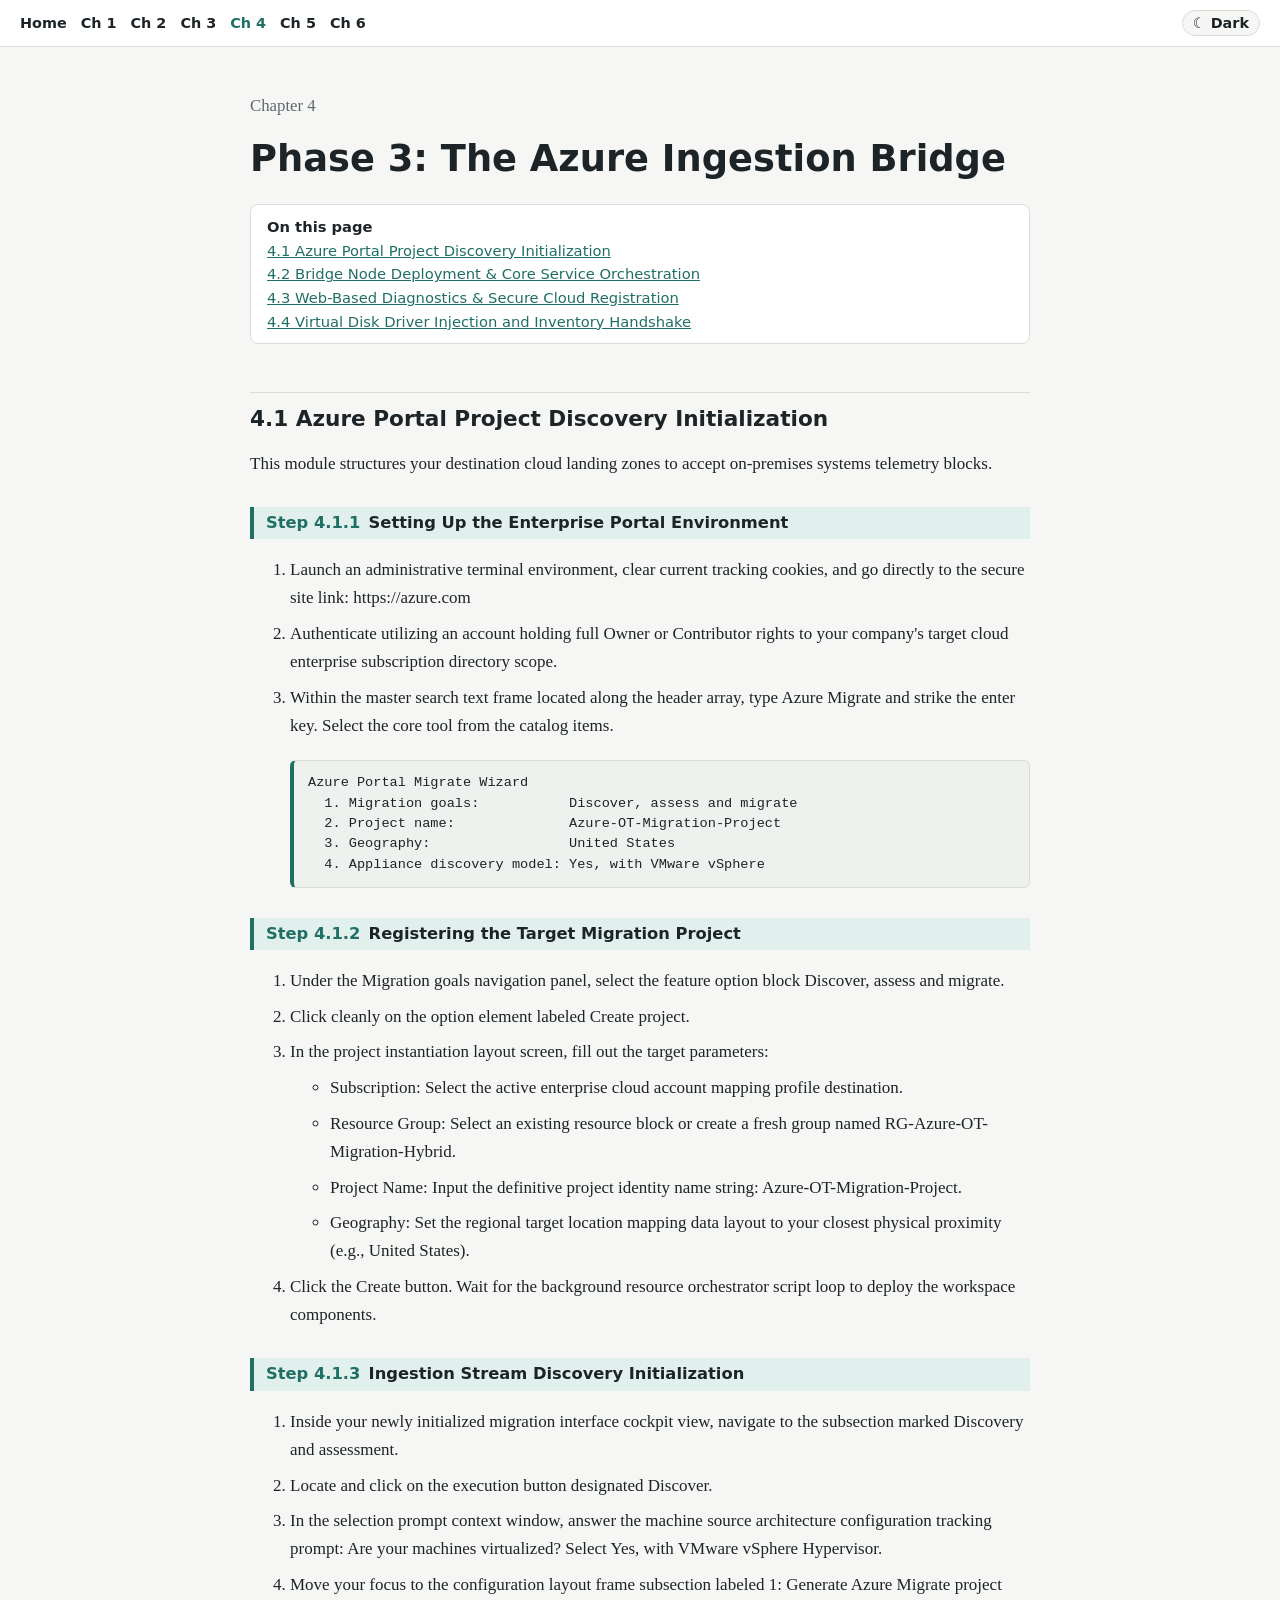
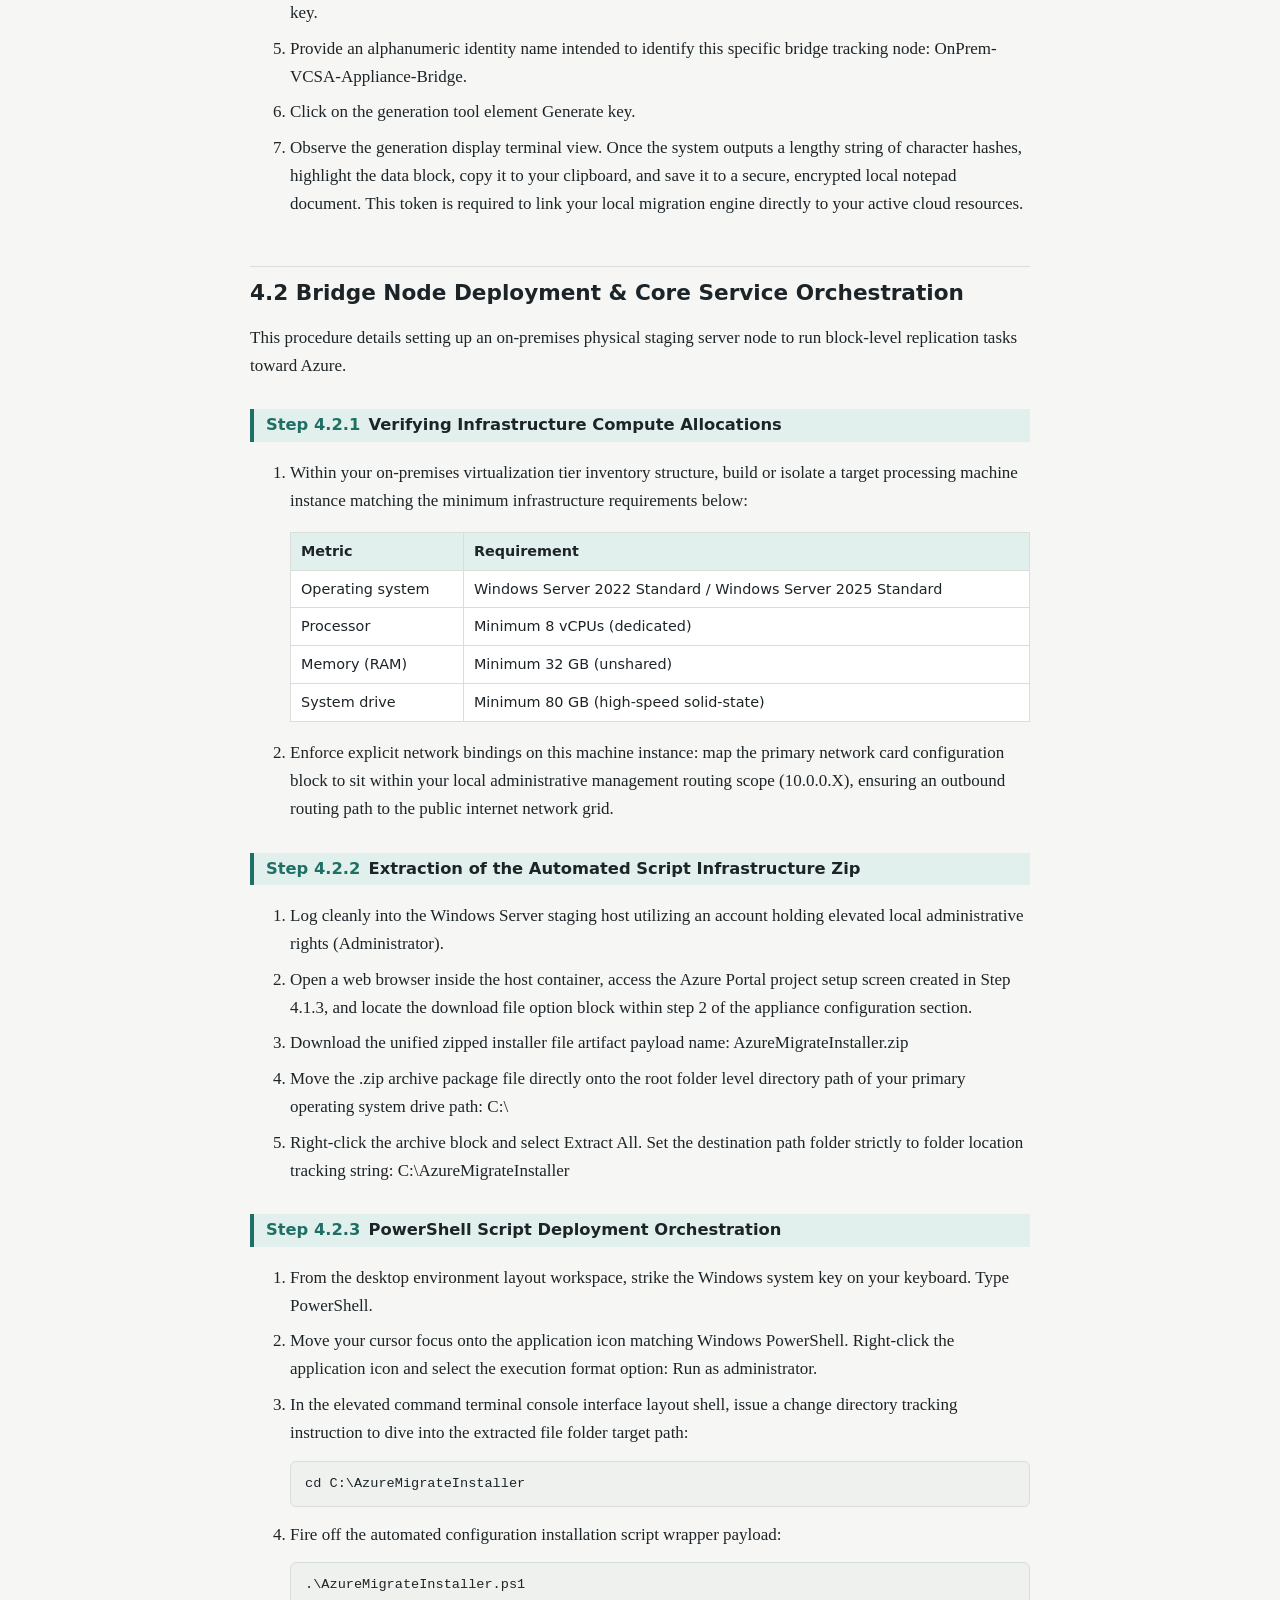
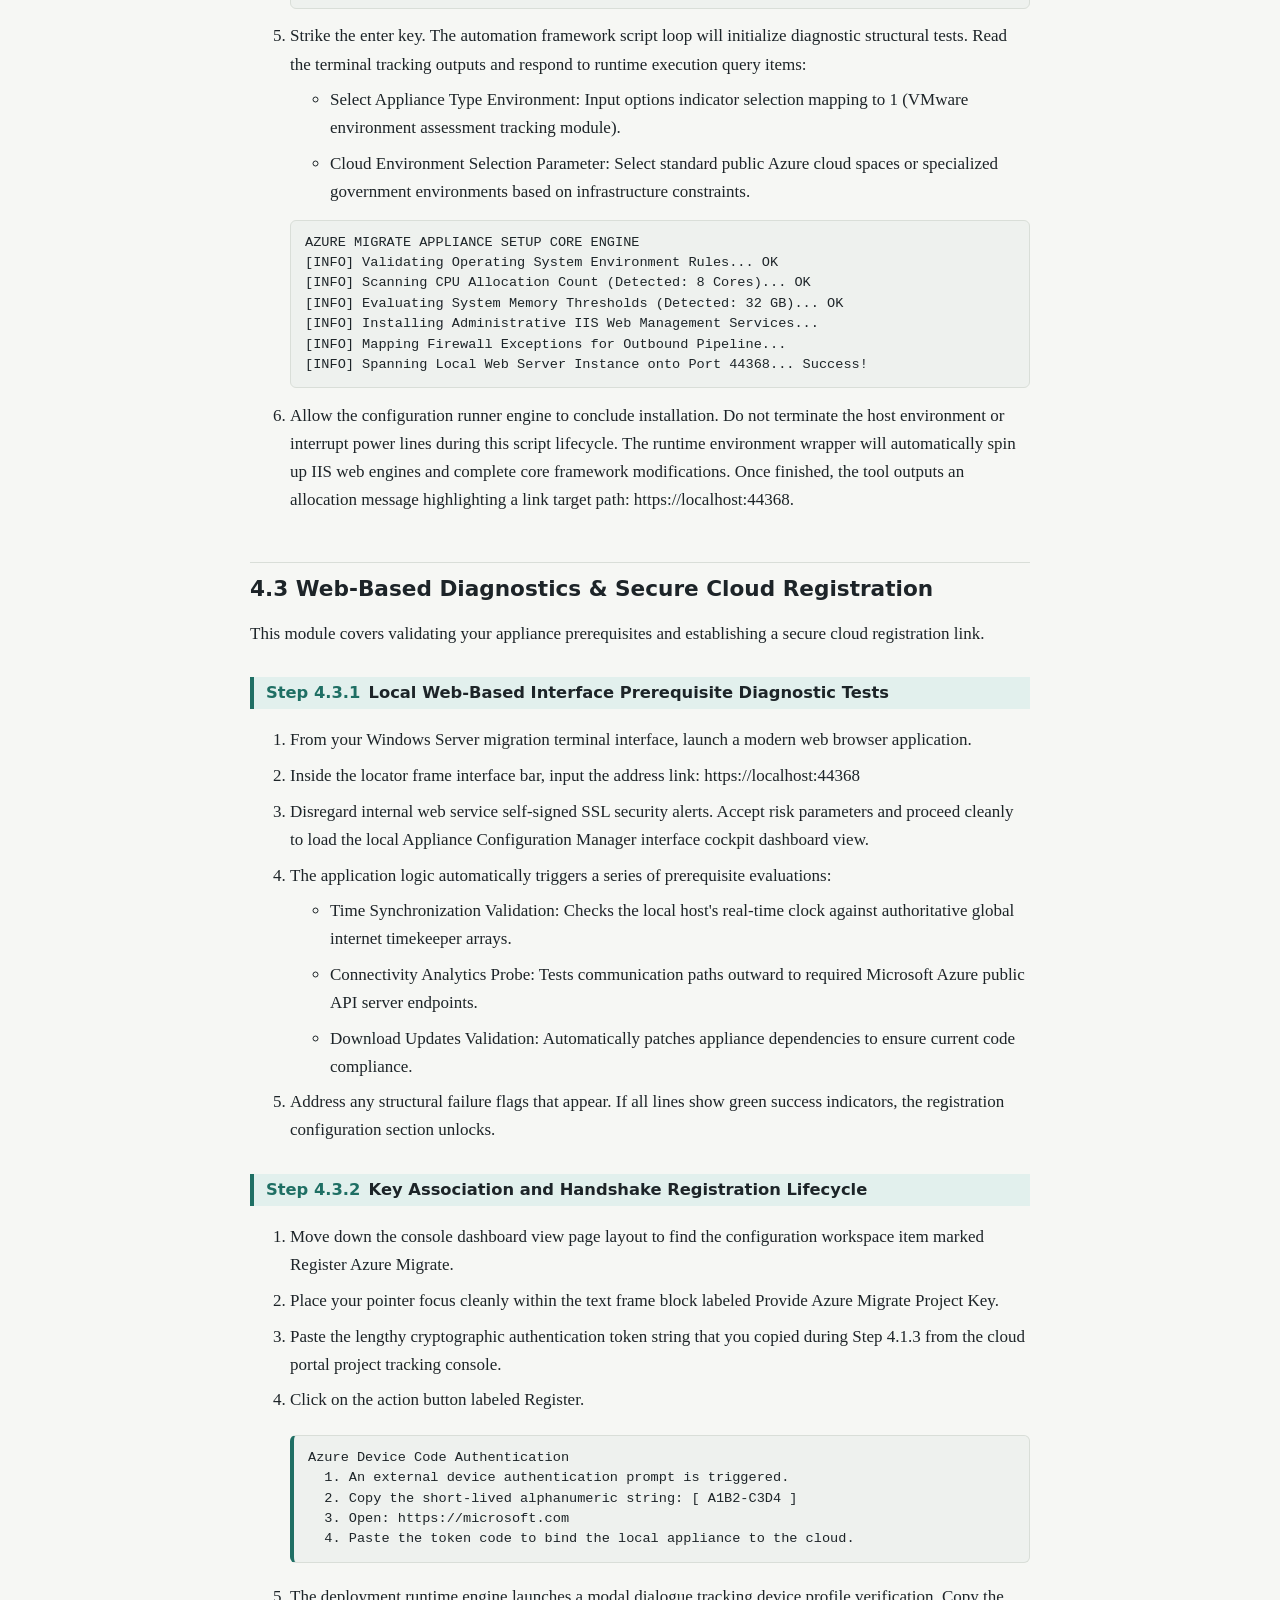
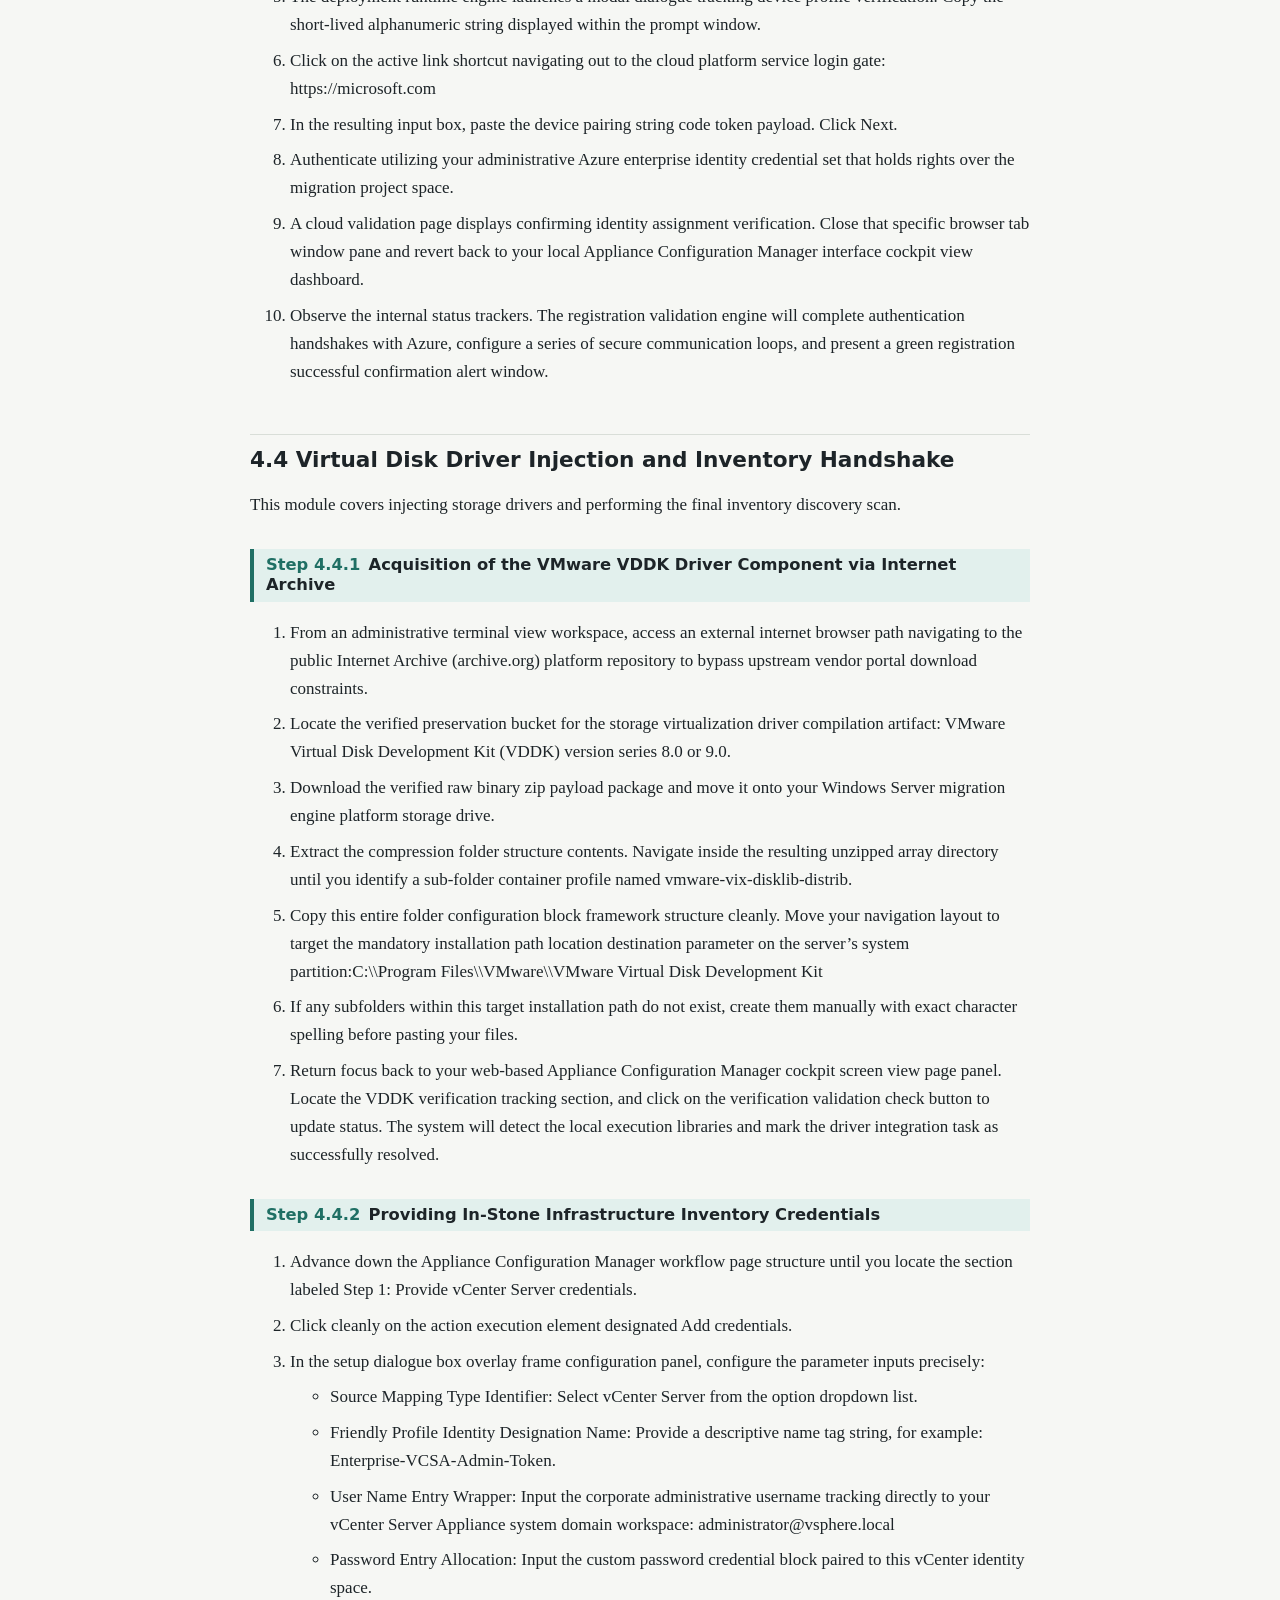
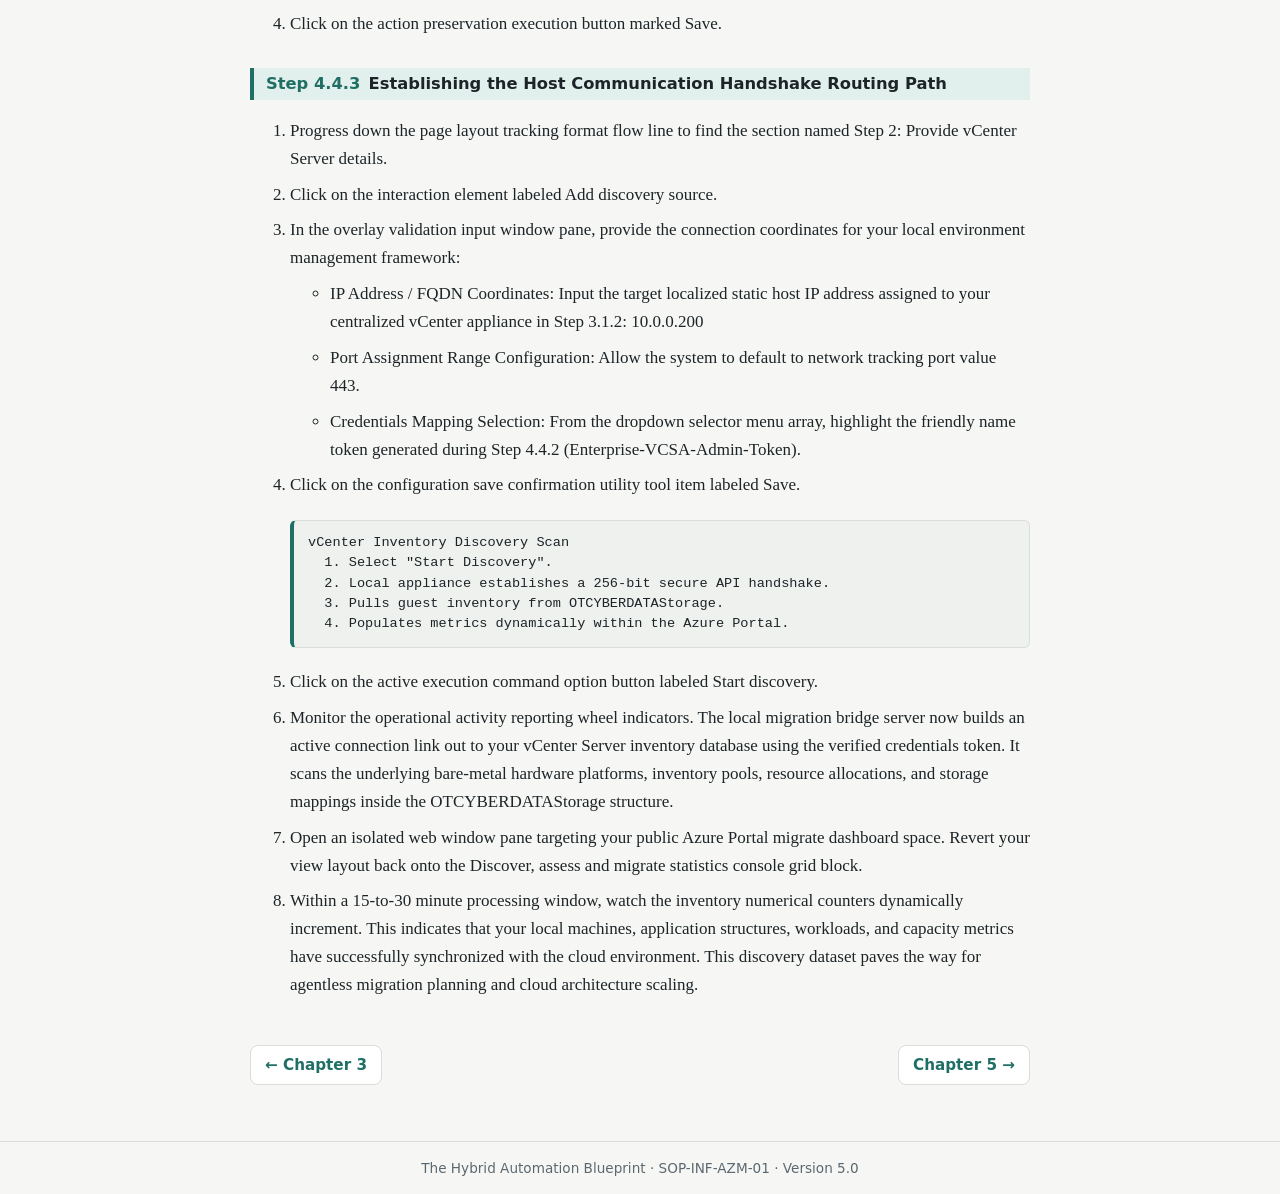
<file: chapter-4.html>
<!DOCTYPE html>
<html lang="en"><head><meta charset="utf-8"><meta name="viewport" content="width=device-width, initial-scale=1, viewport-fit=cover"><meta name="robots" content="noindex"><title>Chapter 4: Phase 3: The Azure Ingestion Bridge | The Hybrid Automation Blueprint</title><link rel="stylesheet" href="style.css"></head><body><nav class="top" aria-label="Book"><a href="index.html">Home</a> <a href="chapter-1.html">Ch 1</a> <a href="chapter-2.html">Ch 2</a> <a href="chapter-3.html">Ch 3</a> <a href="chapter-4.html" class="cur">Ch 4</a> <a href="chapter-5.html">Ch 5</a> <a href="chapter-6.html">Ch 6</a><span class="sp"></span><button id="t" type="button" aria-label="Toggle dark mode">☾ Dark</button></nav><main><p class="sub">Chapter 4</p><h1>Phase 3: The Azure Ingestion Bridge</h1><div class="toc"><b>On this page</b><br><a href="#sec-4-1">4.1 Azure Portal Project Discovery Initialization</a><br><a href="#sec-4-2">4.2 Bridge Node Deployment &amp; Core Service Orchestration</a><br><a href="#sec-4-3">4.3 Web-Based Diagnostics &amp; Secure Cloud Registration</a><br><a href="#sec-4-4">4.4 Virtual Disk Driver Injection and Inventory Handshake</a></div><h2 id="sec-4-1">4.1 Azure Portal Project Discovery Initialization</h2>
<p>This module structures your destination cloud landing zones to accept on-premises systems telemetry blocks.</p>
<h3 id="sec-4-1-1"><span>Step 4.1.1</span>Setting Up the Enterprise Portal Environment</h3>
<ol><li value="1">Launch an administrative terminal environment, clear current tracking cookies, and go directly to the secure site link: https://azure.com</li><li value="2">Authenticate utilizing an account holding full Owner or Contributor rights to your company&#x27;s target cloud enterprise subscription directory scope.</li><li value="3">Within the master search text frame located along the header array, type Azure Migrate and strike the enter key. Select the core tool from the catalog items.<figure><pre class="fig">Azure Portal Migrate Wizard
  1. Migration goals:           Discover, assess and migrate
  2. Project name:              Azure-OT-Migration-Project
  3. Geography:                 United States
  4. Appliance discovery model: Yes, with VMware vSphere</pre></figure></li></ol>
<h3 id="sec-4-1-2"><span>Step 4.1.2</span>Registering the Target Migration Project</h3>
<ol><li value="1">Under the Migration goals navigation panel, select the feature option block Discover, assess and migrate.</li><li value="2">Click cleanly on the option element labeled Create project.</li><li value="3">In the project instantiation layout screen, fill out the target parameters:<ul><li>Subscription: Select the active enterprise cloud account mapping profile destination.</li><li>Resource Group: Select an existing resource block or create a fresh group named RG-Azure-OT-Migration-Hybrid.</li><li>Project Name: Input the definitive project identity name string: Azure-OT-Migration-Project.</li><li>Geography: Set the regional target location mapping data layout to your closest physical proximity (e.g., United States).</li></ul></li><li value="4">Click the Create button. Wait for the background resource orchestrator script loop to deploy the workspace components.</li></ol>
<h3 id="sec-4-1-3"><span>Step 4.1.3</span>Ingestion Stream Discovery Initialization</h3>
<ol><li value="1">Inside your newly initialized migration interface cockpit view, navigate to the subsection marked Discovery and assessment.</li><li value="2">Locate and click on the execution button designated Discover.</li><li value="3">In the selection prompt context window, answer the machine source architecture configuration tracking prompt: Are your machines virtualized? Select Yes, with VMware vSphere Hypervisor.</li><li value="4">Move your focus to the configuration layout frame subsection labeled 1: Generate Azure Migrate project key.</li><li value="5">Provide an alphanumeric identity name intended to identify this specific bridge tracking node: OnPrem-VCSA-Appliance-Bridge.</li><li value="6">Click on the generation tool element Generate key.</li><li value="7">Observe the generation display terminal view. Once the system outputs a lengthy string of character hashes, highlight the data block, copy it to your clipboard, and save it to a secure, encrypted local notepad document. This token is required to link your local migration engine directly to your active cloud resources.</li></ol>
<h2 id="sec-4-2">4.2 Bridge Node Deployment &amp; Core Service Orchestration</h2>
<p>This procedure details setting up an on-premises physical staging server node to run block-level replication tasks toward Azure.</p>
<h3 id="sec-4-2-1"><span>Step 4.2.1</span>Verifying Infrastructure Compute Allocations</h3>
<ol><li value="1">Within your on-premises virtualization tier inventory structure, build or isolate a target processing machine instance matching the minimum infrastructure requirements below:<div class="tw"><table><thead><tr><th>Metric</th><th>Requirement</th></tr></thead><tbody><tr><td>Operating system</td><td>Windows Server 2022 Standard / Windows Server 2025 Standard</td></tr><tr><td>Processor</td><td>Minimum 8 vCPUs (dedicated)</td></tr><tr><td>Memory (RAM)</td><td>Minimum 32 GB (unshared)</td></tr><tr><td>System drive</td><td>Minimum 80 GB (high-speed solid-state)</td></tr></tbody></table></div></li><li value="2">Enforce explicit network bindings on this machine instance: map the primary network card configuration block to sit within your local administrative management routing scope (10.0.0.X), ensuring an outbound routing path to the public internet network grid.</li></ol>
<h3 id="sec-4-2-2"><span>Step 4.2.2</span>Extraction of the Automated Script Infrastructure Zip</h3>
<ol><li value="1">Log cleanly into the Windows Server staging host utilizing an account holding elevated local administrative rights (Administrator).</li><li value="2">Open a web browser inside the host container, access the Azure Portal project setup screen created in Step 4.1.3, and locate the download file option block within step 2 of the appliance configuration section.</li><li value="3">Download the unified zipped installer file artifact payload name: AzureMigrateInstaller.zip</li><li value="4">Move the .zip archive package file directly onto the root folder level directory path of your primary operating system drive path: C:\</li><li value="5">Right-click the archive block and select Extract All. Set the destination path folder strictly to folder location tracking string: C:\AzureMigrateInstaller</li></ol>
<h3 id="sec-4-2-3"><span>Step 4.2.3</span>PowerShell Script Deployment Orchestration</h3>
<ol><li value="1">From the desktop environment layout workspace, strike the Windows system key on your keyboard. Type PowerShell.</li><li value="2">Move your cursor focus onto the application icon matching Windows PowerShell. Right-click the application icon and select the execution format option: Run as administrator.</li><li value="3">In the elevated command terminal console interface layout shell, issue a change directory tracking instruction to dive into the extracted file folder target path:<pre>cd C:\AzureMigrateInstaller</pre></li><li value="4">Fire off the automated configuration installation script wrapper payload:<pre>.\AzureMigrateInstaller.ps1</pre></li><li value="5">Strike the enter key. The automation framework script loop will initialize diagnostic structural tests. Read the terminal tracking outputs and respond to runtime execution query items:<ul><li>Select Appliance Type Environment: Input options indicator selection mapping to 1 (VMware environment assessment tracking module).</li><li>Cloud Environment Selection Parameter: Select standard public Azure cloud spaces or specialized government environments based on infrastructure constraints.</li></ul><pre>AZURE MIGRATE APPLIANCE SETUP CORE ENGINE
[INFO] Validating Operating System Environment Rules... OK
[INFO] Scanning CPU Allocation Count (Detected: 8 Cores)... OK
[INFO] Evaluating System Memory Thresholds (Detected: 32 GB)... OK
[INFO] Installing Administrative IIS Web Management Services...
[INFO] Mapping Firewall Exceptions for Outbound Pipeline...
[INFO] Spanning Local Web Server Instance onto Port 44368... Success!</pre></li><li value="6">Allow the configuration runner engine to conclude installation. Do not terminate the host environment or interrupt power lines during this script lifecycle. The runtime environment wrapper will automatically spin up IIS web engines and complete core framework modifications. Once finished, the tool outputs an allocation message highlighting a link target path: https://localhost:44368.</li></ol>
<h2 id="sec-4-3">4.3 Web-Based Diagnostics &amp; Secure Cloud Registration</h2>
<p>This module covers validating your appliance prerequisites and establishing a secure cloud registration link.</p>
<h3 id="sec-4-3-1"><span>Step 4.3.1</span>Local Web-Based Interface Prerequisite Diagnostic Tests</h3>
<ol><li value="1">From your Windows Server migration terminal interface, launch a modern web browser application.</li><li value="2">Inside the locator frame interface bar, input the address link: https://localhost:44368</li><li value="3">Disregard internal web service self-signed SSL security alerts. Accept risk parameters and proceed cleanly to load the local Appliance Configuration Manager interface cockpit dashboard view.</li><li value="4">The application logic automatically triggers a series of prerequisite evaluations:<ul><li>Time Synchronization Validation: Checks the local host&#x27;s real-time clock against authoritative global internet timekeeper arrays.</li><li>Connectivity Analytics Probe: Tests communication paths outward to required Microsoft Azure public API server endpoints.</li><li>Download Updates Validation: Automatically patches appliance dependencies to ensure current code compliance.</li></ul></li><li value="5">Address any structural failure flags that appear. If all lines show green success indicators, the registration configuration section unlocks.</li></ol>
<h3 id="sec-4-3-2"><span>Step 4.3.2</span>Key Association and Handshake Registration Lifecycle</h3>
<ol><li value="1">Move down the console dashboard view page layout to find the configuration workspace item marked Register Azure Migrate.</li><li value="2">Place your pointer focus cleanly within the text frame block labeled Provide Azure Migrate Project Key.</li><li value="3">Paste the lengthy cryptographic authentication token string that you copied during Step 4.1.3 from the cloud portal project tracking console.</li><li value="4">Click on the action button labeled Register.<figure><pre class="fig">Azure Device Code Authentication
  1. An external device authentication prompt is triggered.
  2. Copy the short-lived alphanumeric string: [ A1B2-C3D4 ]
  3. Open: https://microsoft.com
  4. Paste the token code to bind the local appliance to the cloud.</pre></figure></li><li value="5">The deployment runtime engine launches a modal dialogue tracking device profile verification. Copy the short-lived alphanumeric string displayed within the prompt window.</li><li value="6">Click on the active link shortcut navigating out to the cloud platform service login gate: https://microsoft.com</li><li value="7">In the resulting input box, paste the device pairing string code token payload. Click Next.</li><li value="8">Authenticate utilizing your administrative Azure enterprise identity credential set that holds rights over the migration project space.</li><li value="9">A cloud validation page displays confirming identity assignment verification. Close that specific browser tab window pane and revert back to your local Appliance Configuration Manager interface cockpit view dashboard.</li><li value="10">Observe the internal status trackers. The registration validation engine will complete authentication handshakes with Azure, configure a series of secure communication loops, and present a green registration successful confirmation alert window.</li></ol>
<h2 id="sec-4-4">4.4 Virtual Disk Driver Injection and Inventory Handshake</h2>
<p>This module covers injecting storage drivers and performing the final inventory discovery scan.</p>
<h3 id="sec-4-4-1"><span>Step 4.4.1</span>Acquisition of the VMware VDDK Driver Component via Internet Archive</h3>
<ol><li value="1">From an administrative terminal view workspace, access an external internet browser path navigating to the public Internet Archive (archive.org) platform repository to bypass upstream vendor portal download constraints.</li><li value="2">Locate the verified preservation bucket for the storage virtualization driver compilation artifact: VMware Virtual Disk Development Kit (VDDK) version series 8.0 or 9.0.</li><li value="3">Download the verified raw binary zip payload package and move it onto your Windows Server migration engine platform storage drive.</li><li value="4">Extract the compression folder structure contents. Navigate inside the resulting unzipped array directory until you identify a sub-folder container profile named vmware-vix-disklib-distrib.</li><li value="5">Copy this entire folder configuration block framework structure cleanly. Move your navigation layout to target the mandatory installation path location destination parameter on the server’s system partition:C:\\Program Files\\VMware\\VMware Virtual Disk Development Kit</li><li value="6">If any subfolders within this target installation path do not exist, create them manually with exact character spelling before pasting your files.</li><li value="7">Return focus back to your web-based Appliance Configuration Manager cockpit screen view page panel. Locate the VDDK verification tracking section, and click on the verification validation check button to update status. The system will detect the local execution libraries and mark the driver integration task as successfully resolved.</li></ol>
<h3 id="sec-4-4-2"><span>Step 4.4.2</span>Providing In-Stone Infrastructure Inventory Credentials</h3>
<ol><li value="1">Advance down the Appliance Configuration Manager workflow page structure until you locate the section labeled Step 1: Provide vCenter Server credentials.</li><li value="2">Click cleanly on the action execution element designated Add credentials.</li><li value="3">In the setup dialogue box overlay frame configuration panel, configure the parameter inputs precisely:<ul><li>Source Mapping Type Identifier: Select vCenter Server from the option dropdown list.</li><li>Friendly Profile Identity Designation Name: Provide a descriptive name tag string, for example: Enterprise-VCSA-Admin-Token.</li><li>User Name Entry Wrapper: Input the corporate administrative username tracking directly to your vCenter Server Appliance system domain workspace: administrator@vsphere.local</li><li>Password Entry Allocation: Input the custom password credential block paired to this vCenter identity space.</li></ul></li><li value="4">Click on the action preservation execution button marked Save.</li></ol>
<h3 id="sec-4-4-3"><span>Step 4.4.3</span>Establishing the Host Communication Handshake Routing Path</h3>
<ol><li value="1">Progress down the page layout tracking format flow line to find the section named Step 2: Provide vCenter Server details.</li><li value="2">Click on the interaction element labeled Add discovery source.</li><li value="3">In the overlay validation input window pane, provide the connection coordinates for your local environment management framework:<ul><li>IP Address / FQDN Coordinates: Input the target localized static host IP address assigned to your centralized vCenter appliance in Step 3.1.2: 10.0.0.200</li><li>Port Assignment Range Configuration: Allow the system to default to network tracking port value 443.</li><li>Credentials Mapping Selection: From the dropdown selector menu array, highlight the friendly name token generated during Step 4.4.2 (Enterprise-VCSA-Admin-Token).</li></ul></li><li value="4">Click on the configuration save confirmation utility tool item labeled Save.<figure><pre class="fig">vCenter Inventory Discovery Scan
  1. Select &quot;Start Discovery&quot;.
  2. Local appliance establishes a 256-bit secure API handshake.
  3. Pulls guest inventory from OTCYBERDATAStorage.
  4. Populates metrics dynamically within the Azure Portal.</pre></figure></li><li value="5">Click on the active execution command option button labeled Start discovery.</li><li value="6">Monitor the operational activity reporting wheel indicators. The local migration bridge server now builds an active connection link out to your vCenter Server inventory database using the verified credentials token. It scans the underlying bare-metal hardware platforms, inventory pools, resource allocations, and storage mappings inside the OTCYBERDATAStorage structure.</li><li value="7">Open an isolated web window pane targeting your public Azure Portal migrate dashboard space. Revert your view layout back onto the Discover, assess and migrate statistics console grid block.</li><li value="8">Within a 15-to-30 minute processing window, watch the inventory numerical counters dynamically increment. This indicates that your local machines, application structures, workloads, and capacity metrics have successfully synchronized with the cloud environment. This discovery dataset paves the way for agentless migration planning and cloud architecture scaling.</li></ol><div class="pager"><a href="chapter-3.html">← Chapter 3</a><a href="chapter-5.html">Chapter 5 →</a></div></main><footer>The Hybrid Automation Blueprint · SOP-INF-AZM-01 · Version 5.0</footer><script>var r=document.documentElement,b=document.getElementById('t');function d(){var t=r.getAttribute('data-theme');return t?t=='dark':matchMedia('(prefers-color-scheme: dark)').matches}function s(){b.textContent=d()?'☀ Light':'☾ Dark'}b.onclick=function(){r.setAttribute('data-theme',d()?'light':'dark');s()};s()</script></body></html>
</file>
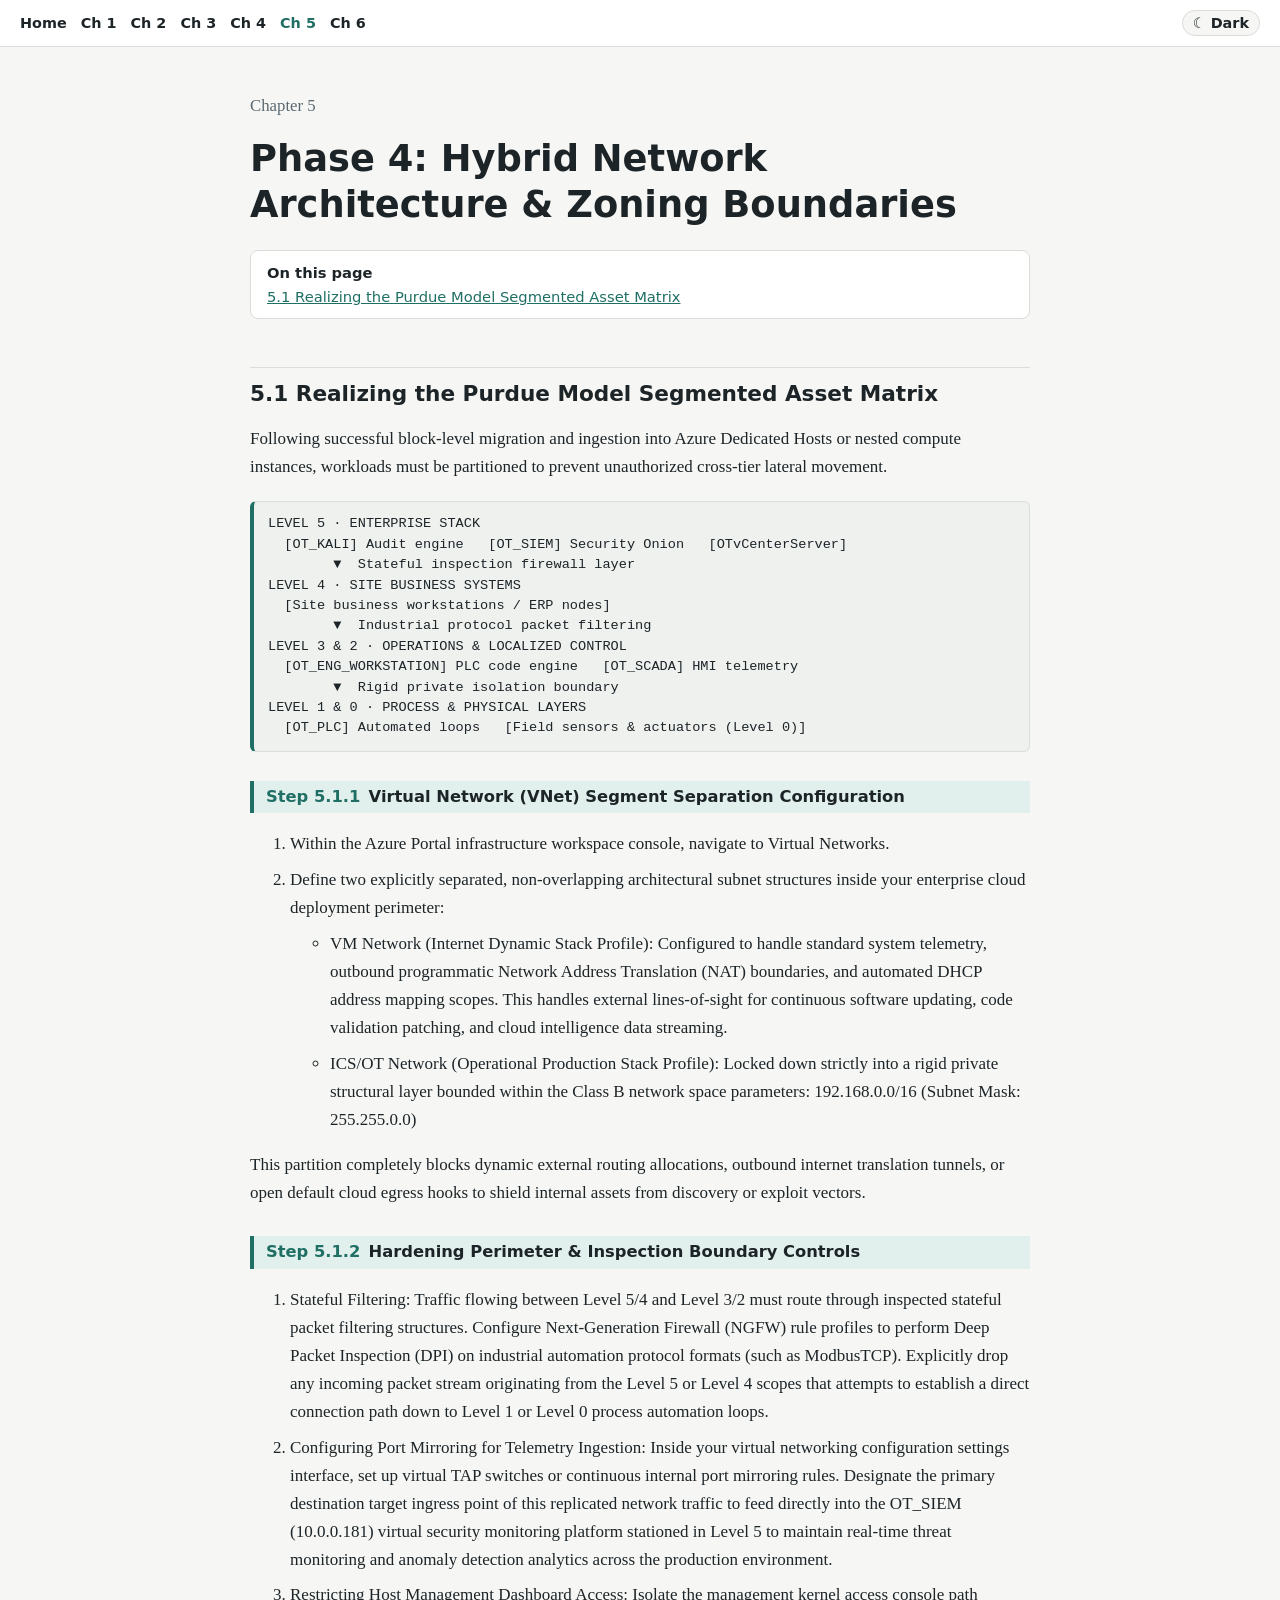
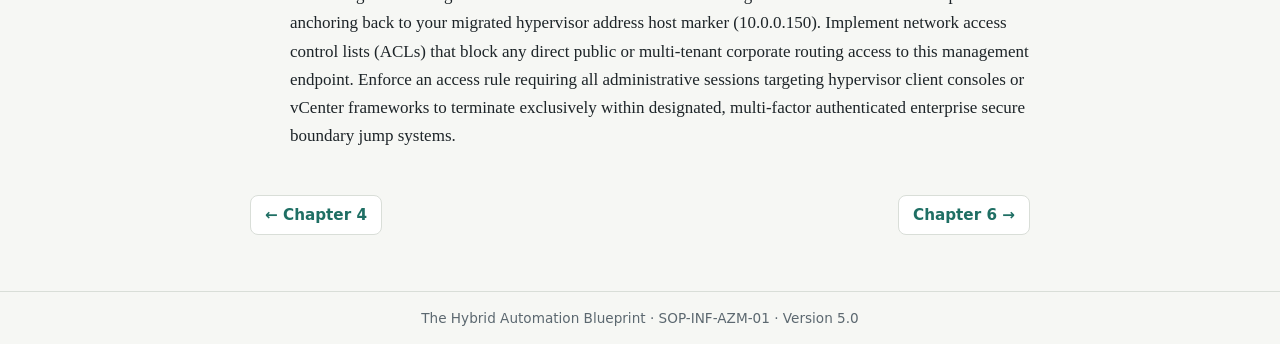
<file: chapter-5.html>
<!DOCTYPE html>
<html lang="en"><head><meta charset="utf-8"><meta name="viewport" content="width=device-width, initial-scale=1, viewport-fit=cover"><meta name="robots" content="noindex"><title>Chapter 5: Phase 4: Hybrid Network Architecture &amp; Zoning Boundaries | The Hybrid Automation Blueprint</title><link rel="stylesheet" href="style.css"></head><body><nav class="top" aria-label="Book"><a href="index.html">Home</a> <a href="chapter-1.html">Ch 1</a> <a href="chapter-2.html">Ch 2</a> <a href="chapter-3.html">Ch 3</a> <a href="chapter-4.html">Ch 4</a> <a href="chapter-5.html" class="cur">Ch 5</a> <a href="chapter-6.html">Ch 6</a><span class="sp"></span><button id="t" type="button" aria-label="Toggle dark mode">☾ Dark</button></nav><main><p class="sub">Chapter 5</p><h1>Phase 4: Hybrid Network Architecture &amp; Zoning Boundaries</h1><div class="toc"><b>On this page</b><br><a href="#sec-5-1">5.1 Realizing the Purdue Model Segmented Asset Matrix</a></div><h2 id="sec-5-1">5.1 Realizing the Purdue Model Segmented Asset Matrix</h2>
<p>Following successful block-level migration and ingestion into Azure Dedicated Hosts or nested compute instances, workloads must be partitioned to prevent unauthorized cross-tier lateral movement.</p>
<figure><pre class="fig">LEVEL 5 · ENTERPRISE STACK
  [OT_KALI] Audit engine   [OT_SIEM] Security Onion   [OTvCenterServer]
        ▼  Stateful inspection firewall layer
LEVEL 4 · SITE BUSINESS SYSTEMS
  [Site business workstations / ERP nodes]
        ▼  Industrial protocol packet filtering
LEVEL 3 &amp; 2 · OPERATIONS &amp; LOCALIZED CONTROL
  [OT_ENG_WORKSTATION] PLC code engine   [OT_SCADA] HMI telemetry
        ▼  Rigid private isolation boundary
LEVEL 1 &amp; 0 · PROCESS &amp; PHYSICAL LAYERS
  [OT_PLC] Automated loops   [Field sensors &amp; actuators (Level 0)]</pre></figure>
<h3 id="sec-5-1-1"><span>Step 5.1.1</span>Virtual Network (VNet) Segment Separation Configuration</h3>
<ol><li value="1">Within the Azure Portal infrastructure workspace console, navigate to Virtual Networks.</li><li value="2">Define two explicitly separated, non-overlapping architectural subnet structures inside your enterprise cloud deployment perimeter:<ul><li>VM Network (Internet Dynamic Stack Profile): Configured to handle standard system telemetry, outbound programmatic Network Address Translation (NAT) boundaries, and automated DHCP address mapping scopes. This handles external lines-of-sight for continuous software updating, code validation patching, and cloud intelligence data streaming.</li><li>ICS/OT Network (Operational Production Stack Profile): Locked down strictly into a rigid private structural layer bounded within the Class B network space parameters: 192.168.0.0/16 (Subnet Mask: 255.255.0.0)</li></ul></li></ol>
<p>This partition completely blocks dynamic external routing allocations, outbound internet translation tunnels, or open default cloud egress hooks to shield internal assets from discovery or exploit vectors.</p>
<h3 id="sec-5-1-2"><span>Step 5.1.2</span>Hardening Perimeter &amp; Inspection Boundary Controls</h3>
<ol><li value="1">Stateful Filtering: Traffic flowing between Level 5/4 and Level 3/2 must route through inspected stateful packet filtering structures. Configure Next-Generation Firewall (NGFW) rule profiles to perform Deep Packet Inspection (DPI) on industrial automation protocol formats (such as ModbusTCP). Explicitly drop any incoming packet stream originating from the Level 5 or Level 4 scopes that attempts to establish a direct connection path down to Level 1 or Level 0 process automation loops.</li><li value="2">Configuring Port Mirroring for Telemetry Ingestion: Inside your virtual networking configuration settings interface, set up virtual TAP switches or continuous internal port mirroring rules. Designate the primary destination target ingress point of this replicated network traffic to feed directly into the OT_SIEM (10.0.0.181) virtual security monitoring platform stationed in Level 5 to maintain real-time threat monitoring and anomaly detection analytics across the production environment.</li><li value="3">Restricting Host Management Dashboard Access: Isolate the management kernel access console path anchoring back to your migrated hypervisor address host marker (10.0.0.150). Implement network access control lists (ACLs) that block any direct public or multi-tenant corporate routing access to this management endpoint. Enforce an access rule requiring all administrative sessions targeting hypervisor client consoles or vCenter frameworks to terminate exclusively within designated, multi-factor authenticated enterprise secure boundary jump systems.</li></ol><div class="pager"><a href="chapter-4.html">← Chapter 4</a><a href="chapter-6.html">Chapter 6 →</a></div></main><footer>The Hybrid Automation Blueprint · SOP-INF-AZM-01 · Version 5.0</footer><script>var r=document.documentElement,b=document.getElementById('t');function d(){var t=r.getAttribute('data-theme');return t?t=='dark':matchMedia('(prefers-color-scheme: dark)').matches}function s(){b.textContent=d()?'☀ Light':'☾ Dark'}b.onclick=function(){r.setAttribute('data-theme',d()?'light':'dark');s()};s()</script></body></html>
</file>
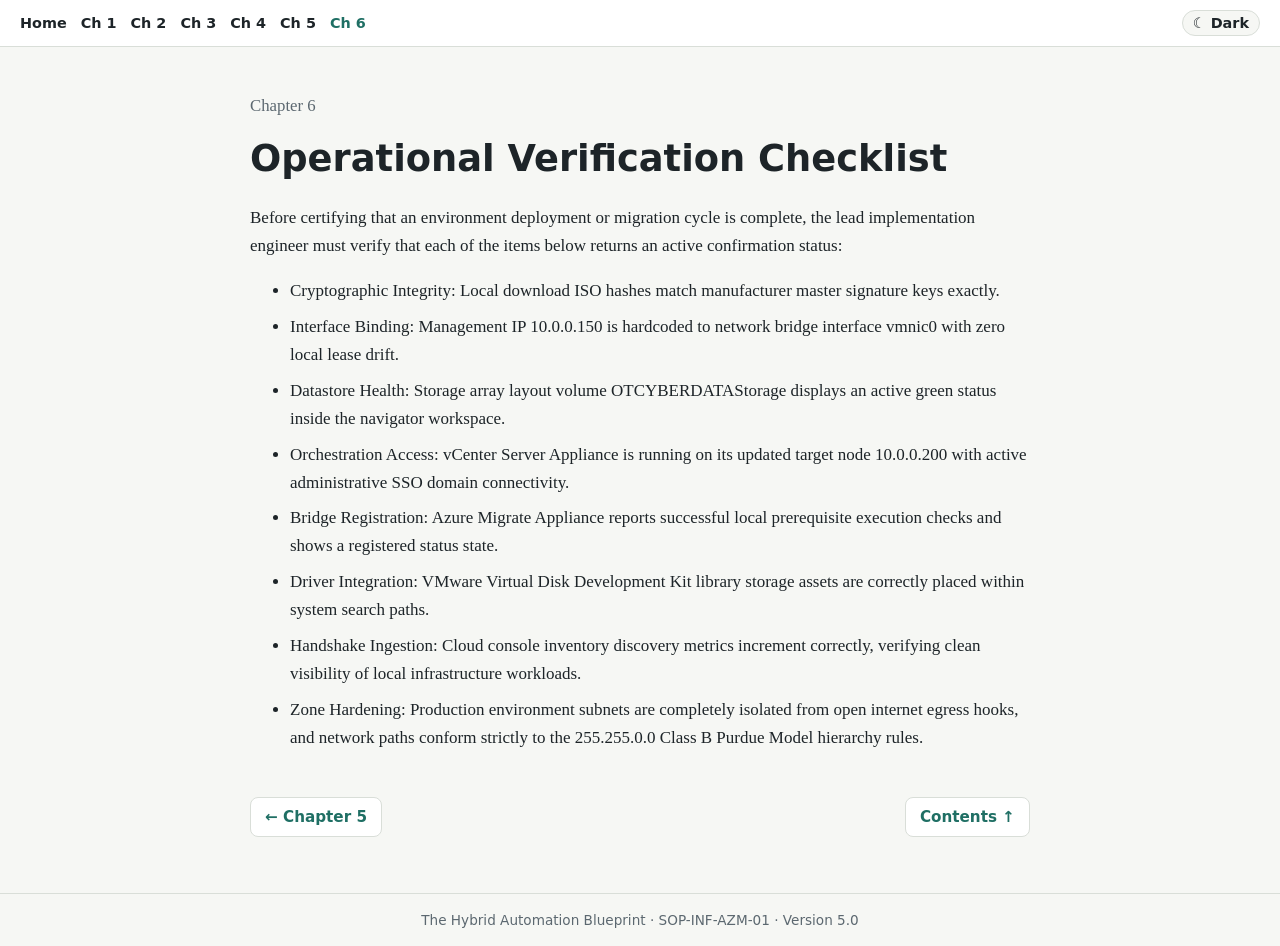
<file: chapter-6.html>
<!DOCTYPE html>
<html lang="en"><head><meta charset="utf-8"><meta name="viewport" content="width=device-width, initial-scale=1, viewport-fit=cover"><meta name="robots" content="noindex"><title>Chapter 6: Operational Verification Checklist | The Hybrid Automation Blueprint</title><link rel="stylesheet" href="style.css"></head><body><nav class="top" aria-label="Book"><a href="index.html">Home</a> <a href="chapter-1.html">Ch 1</a> <a href="chapter-2.html">Ch 2</a> <a href="chapter-3.html">Ch 3</a> <a href="chapter-4.html">Ch 4</a> <a href="chapter-5.html">Ch 5</a> <a href="chapter-6.html" class="cur">Ch 6</a><span class="sp"></span><button id="t" type="button" aria-label="Toggle dark mode">☾ Dark</button></nav><main><p class="sub">Chapter 6</p><h1>Operational Verification Checklist</h1><p>Before certifying that an environment deployment or migration cycle is complete, the lead implementation engineer must verify that each of the items below returns an active confirmation status:</p>
<ul><li>Cryptographic Integrity: Local download ISO hashes match manufacturer master signature keys exactly.</li><li>Interface Binding: Management IP 10.0.0.150 is hardcoded to network bridge interface vmnic0 with zero local lease drift.</li><li>Datastore Health: Storage array layout volume OTCYBERDATAStorage displays an active green status inside the navigator workspace.</li><li>Orchestration Access: vCenter Server Appliance is running on its updated target node 10.0.0.200 with active administrative SSO domain connectivity.</li><li>Bridge Registration: Azure Migrate Appliance reports successful local prerequisite execution checks and shows a registered status state.</li><li>Driver Integration: VMware Virtual Disk Development Kit library storage assets are correctly placed within system search paths.</li><li>Handshake Ingestion: Cloud console inventory discovery metrics increment correctly, verifying clean visibility of local infrastructure workloads.</li><li>Zone Hardening: Production environment subnets are completely isolated from open internet egress hooks, and network paths conform strictly to the 255.255.0.0 Class B Purdue Model hierarchy rules.</li></ul><div class="pager"><a href="chapter-5.html">← Chapter 5</a><a href="index.html">Contents ↑</a></div></main><footer>The Hybrid Automation Blueprint · SOP-INF-AZM-01 · Version 5.0</footer><script>var r=document.documentElement,b=document.getElementById('t');function d(){var t=r.getAttribute('data-theme');return t?t=='dark':matchMedia('(prefers-color-scheme: dark)').matches}function s(){b.textContent=d()?'☀ Light':'☾ Dark'}b.onclick=function(){r.setAttribute('data-theme',d()?'light':'dark');s()};s()</script></body></html>
</file>
<file: style.css>
/* Hybrid Automation Blueprint */
:root{--bg:#f6f7f4;--fg:#1d2428;--mut:#5c6870;--card:#fff;--line:#d9ded8;--acc:#1f6f64;--accbg:#e2f0ed;--code:#eef1ee;color-scheme:light;box-sizing:border-box;padding-top:env(safe-area-inset-top,0)}
@media(prefers-color-scheme:dark){:root:not([data-theme=light]){--bg:#12181b;--fg:#e4e9e6;--mut:#9aa8a6;--card:#1a2226;--line:#2b373b;--acc:#6fd0bf;--accbg:#173431;--code:#0e1416;color-scheme:dark}}
:root[data-theme=dark]{--bg:#12181b;--fg:#e4e9e6;--mut:#9aa8a6;--card:#1a2226;--line:#2b373b;--acc:#6fd0bf;--accbg:#173431;--code:#0e1416;color-scheme:dark}
*{box-sizing:border-box}body{margin:0;background:var(--bg);color:var(--fg);font:17px/1.65 Georgia,"Times New Roman",serif}
a{color:var(--acc)}:focus-visible{outline:3px solid var(--acc);outline-offset:2px}
nav.top{position:sticky;top:0;z-index:5;display:flex;flex-wrap:wrap;align-items:center;gap:6px 14px;padding:10px 20px;background:var(--card);border-bottom:1px solid var(--line);font:600 .9rem system-ui,sans-serif}
nav.top a{text-decoration:none;color:var(--fg)}nav.top a.cur{color:var(--acc)}nav.top .sp{flex:1}
nav.top button{font:inherit;padding:4px 10px;border:1px solid var(--line);border-radius:999px;background:var(--bg);color:var(--fg);cursor:pointer}
main{max-width:820px;margin:0 auto;padding:28px 20px 56px}
h1,h2,h3{font-family:system-ui,sans-serif;line-height:1.25}h1{font-size:clamp(1.7rem,4vw,2.3rem);margin:.2em 0 .6em}
h2{font-size:1.35rem;margin:2.2em 0 .5em;padding-top:.6em;border-top:1px solid var(--line)}
h3{font-size:1.02rem;margin:1.8em 0 .5em;padding:6px 12px;border-left:4px solid var(--acc);background:var(--accbg)}
h3 span{color:var(--acc);margin-right:.5em}
li{margin:.45em 0}li ul{margin-top:.4em}
pre{background:var(--code);border:1px solid var(--line);border-radius:6px;padding:12px 14px;overflow-x:auto;font:.85rem/1.5 ui-monospace,Consolas,monospace}
figure{margin:1.2em 0}pre.fig{border-left:4px solid var(--acc)}
.tw{overflow-x:auto;margin:1em 0}table{border-collapse:collapse;width:100%;font:.9rem/1.45 system-ui,sans-serif;background:var(--card)}
th,td{border:1px solid var(--line);padding:8px 10px;text-align:left;vertical-align:top}th{background:var(--accbg)}
.pager{display:flex;justify-content:space-between;gap:12px;margin-top:3em;font:600 .95rem system-ui,sans-serif}
.pager a{padding:10px 14px;border:1px solid var(--line);border-radius:8px;background:var(--card);text-decoration:none}
.cards{display:grid;gap:12px;margin:1.2em 0}.cards a{display:block;padding:14px 16px;border:1px solid var(--line);border-radius:10px;background:var(--card);color:var(--fg);text-decoration:none}
.cards a:hover{border-color:var(--acc)}.cards b{display:block;font:700 1.02rem system-ui,sans-serif;color:var(--acc)}.cards span{font-size:.93rem;color:var(--mut)}
.sub{color:var(--mut);font-size:1.05rem}.toc{font:.92rem/1.6 system-ui,sans-serif;background:var(--card);border:1px solid var(--line);border-radius:8px;padding:10px 16px}
footer{border-top:1px solid var(--line);padding:18px;text-align:center;color:var(--mut);font:.85rem system-ui,sans-serif}
</file>
